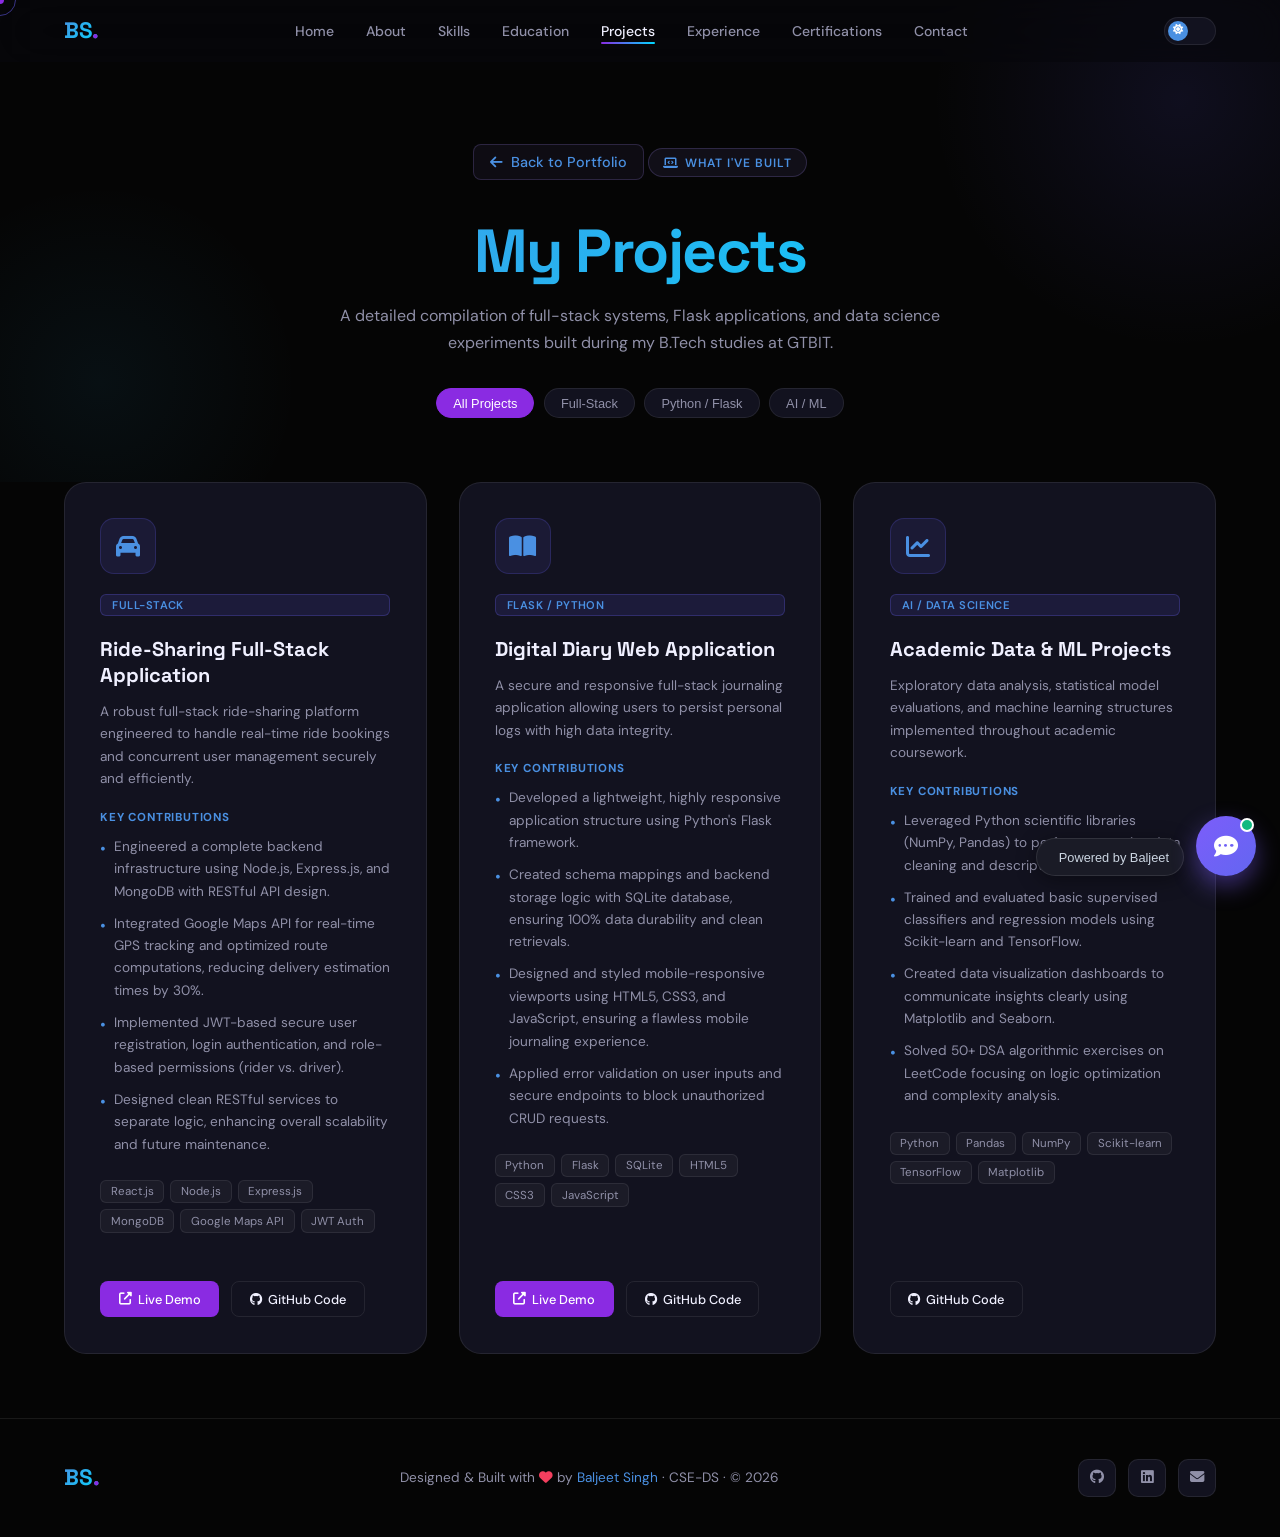
<file: projects.html>
<!DOCTYPE html>
<html lang="en">

<head>
  <meta charset="UTF-8" />
  <meta http-equiv="X-UA-Compatible" content="IE=edge" />
  <meta name="viewport" content="width=device-width, initial-scale=1.0" />
  <meta name="description" content="Baljeet Singh's projects — Full-Stack, Flask, and AI/ML projects built during B.Tech CSE-DS." />
  <title>Projects | Baljeet Singh</title>

  <!-- Google Fonts -->
  <link href="https://fonts.googleapis.com/css2?family=Space+Grotesk:wght@400;500;600;700;800&family=DM+Sans:wght@300;400;500&display=swap" rel="stylesheet" />
  <!-- Font Awesome -->
  <link rel="stylesheet" href="https://cdnjs.cloudflare.com/ajax/libs/font-awesome/6.5.0/css/all.min.css" />
  <!-- Main CSS -->
  <link rel="stylesheet" href="css/style.css" />
  <link rel="stylesheet" href="css/projects.css" />
  <link rel="stylesheet" href="css/chat.css" />
</head>

<body>

  <!-- ==================== SCROLL PROGRESS ==================== -->
  <div class="progress-container">
    <div class="progress-bar" id="progressBar"></div>
  </div>

  <!-- ==================== CURSOR ==================== -->
  <div class="custom-cursor" id="cursor"></div>
  <div class="cursor-follower" id="cursorFollower"></div>

  <!-- ==================== HEADER / NAV ==================== -->
  <header id="header">
    <a href="index.html" class="logo">
      <span class="logo-text">BS<span class="logo-dot">.</span></span>
    </a>

    <div class="menu-toggle" id="menuToggle">
      <span></span>
      <span></span>
      <span></span>
    </div>

    <nav class="navbar" id="navbar">
      <ul>
        <li><a class="nav-link" href="index.html#home">Home</a></li>
        <li><a class="nav-link" href="index.html#about">About</a></li>
        <li><a class="nav-link" href="index.html#skills">Skills</a></li>
        <li><a class="nav-link" href="index.html#education">Education</a></li>
        <li><a class="nav-link active" href="projects.html">Projects</a></li>
        <li><a class="nav-link" href="index.html#experience">Experience</a></li>
        <li><a class="nav-link" href="index.html#certifications">Certifications</a></li>
        <li><a class="nav-link" href="index.html#contact">Contact</a></li>
      </ul>
    </nav>

    <div class="header-actions">
      <label class="theme-switch" id="themeToggle" title="Toggle theme">
        <input type="checkbox" id="darkmode-toggle" />
        <div class="track">
          <div class="thumb">
            <i class="fas fa-sun sun-icon"></i>
            <i class="fas fa-moon moon-icon"></i>
          </div>
        </div>
      </label>
    </div>
  </header>

  <!-- ==================== PROJECTS HERO ==================== -->
  <section class="projects-hero">
    <a href="index.html" class="back-btn"><i class="fas fa-arrow-left"></i> Back to Portfolio</a>
    <div class="section-label"><i class="fas fa-laptop-code"></i> What I've Built</div>
    <h1>My Projects</h1>
    <p>A detailed compilation of full-stack systems, Flask applications, and data science experiments built during my B.Tech studies at GTBIT.</p>

    <div class="filter-chips">
      <button class="filter-chip active" data-filter="all" id="chip-all">All Projects</button>
      <button class="filter-chip" data-filter="full-stack" id="chip-fullstack">Full-Stack</button>
      <button class="filter-chip" data-filter="python" id="chip-python">Python / Flask</button>
      <button class="filter-chip" data-filter="ai" id="chip-ai">AI / ML</button>
    </div>
  </section>

  <!-- ==================== ALL PROJECTS GRID ==================== -->
  <div class="all-projects-grid">

    <!-- PROJECT 1 -->
    <div class="project-detail-card reveal" data-category="full-stack">
      <div class="project-card-top">
        <div class="project-big-icon"><i class="fas fa-car"></i></div>
      </div>
      <div class="project-tag">FULL-STACK</div>
      <h2 class="project-title" style="font-size: 1.25rem; margin-top: 0.5rem; margin-bottom: 0.8rem;">Ride-Sharing Full-Stack Application</h2>
      <p class="project-desc" style="margin-bottom: 1.2rem;">A robust full-stack ride-sharing platform engineered to handle real-time ride bookings and concurrent user management securely and efficiently.</p>

      <div class="project-contributions">
        <h3>Key Contributions</h3>
        <ul>
          <li><span class="bullet">•</span><span>Engineered a complete backend infrastructure using Node.js, Express.js, and MongoDB with RESTful API design.</span></li>
          <li><span class="bullet">•</span><span>Integrated Google Maps API for real-time GPS tracking and optimized route computations, reducing delivery estimation times by 30%.</span></li>
          <li><span class="bullet">•</span><span>Implemented JWT-based secure user registration, login authentication, and role-based permissions (rider vs. driver).</span></li>
          <li><span class="bullet">•</span><span>Designed clean RESTful services to separate logic, enhancing overall scalability and future maintenance.</span></li>
        </ul>
      </div>

      <div class="project-tech" style="margin-bottom: 1.5rem;">
        <span class="tech-pill">React.js</span>
        <span class="tech-pill">Node.js</span>
        <span class="tech-pill">Express.js</span>
        <span class="tech-pill">MongoDB</span>
        <span class="tech-pill">Google Maps API</span>
        <span class="tech-pill">JWT Auth</span>
      </div>

      <div class="project-actions-footer">
        <a href="https://b-ramgharia.github.io/ride-sharing/" class="project-link-btn" target="_blank" rel="noopener"><i class="fas fa-external-link-alt"></i> Live Demo</a>
        <a href="https://github.com/B-ramgharia/ride-sharing" class="project-link-btn secondary" target="_blank" rel="noopener"><i class="fab fa-github"></i> GitHub Code</a>
      </div>
    </div>

    <!-- PROJECT 2 -->
    <div class="project-detail-card reveal" data-category="python">
      <div class="project-card-top">
        <div class="project-big-icon"><i class="fas fa-book-open"></i></div>
      </div>
      <div class="project-tag">FLASK / PYTHON</div>
      <h2 class="project-title" style="font-size: 1.25rem; margin-top: 0.5rem; margin-bottom: 0.8rem;">Digital Diary Web Application</h2>
      <p class="project-desc" style="margin-bottom: 1.2rem;">A secure and responsive full-stack journaling application allowing users to persist personal logs with high data integrity.</p>

      <div class="project-contributions">
        <h3>Key Contributions</h3>
        <ul>
          <li><span class="bullet">•</span><span>Developed a lightweight, highly responsive application structure using Python's Flask framework.</span></li>
          <li><span class="bullet">•</span><span>Created schema mappings and backend storage logic with SQLite database, ensuring 100% data durability and clean retrievals.</span></li>
          <li><span class="bullet">•</span><span>Designed and styled mobile-responsive viewports using HTML5, CSS3, and JavaScript, ensuring a flawless mobile journaling experience.</span></li>
          <li><span class="bullet">•</span><span>Applied error validation on user inputs and secure endpoints to block unauthorized CRUD requests.</span></li>
        </ul>
      </div>

      <div class="project-tech" style="margin-bottom: 1.5rem;">
        <span class="tech-pill">Python</span>
        <span class="tech-pill">Flask</span>
        <span class="tech-pill">SQLite</span>
        <span class="tech-pill">HTML5</span>
        <span class="tech-pill">CSS3</span>
        <span class="tech-pill">JavaScript</span>
      </div>

      <div class="project-actions-footer">
        <a href="https://diary1-fcr9.onrender.com" class="project-link-btn" target="_blank" rel="noopener"><i class="fas fa-external-link-alt"></i> Live Demo</a>
        <a href="https://github.com/B-ramgharia/Diary" class="project-link-btn secondary" target="_blank" rel="noopener"><i class="fab fa-github"></i> GitHub Code</a>
      </div>
    </div>

    <!-- PROJECT 3 -->
    <div class="project-detail-card reveal" data-category="ai">
      <div class="project-card-top">
        <div class="project-big-icon"><i class="fas fa-chart-line"></i></div>
      </div>
      <div class="project-tag">AI / DATA SCIENCE</div>
      <h2 class="project-title" style="font-size: 1.25rem; margin-top: 0.5rem; margin-bottom: 0.8rem;">Academic Data & ML Projects</h2>
      <p class="project-desc" style="margin-bottom: 1.2rem;">Exploratory data analysis, statistical model evaluations, and machine learning structures implemented throughout academic coursework.</p>

      <div class="project-contributions">
        <h3>Key Contributions</h3>
        <ul>
          <li><span class="bullet">•</span><span>Leveraged Python scientific libraries (NumPy, Pandas) to perform extensive data cleaning and descriptive statistical tests.</span></li>
          <li><span class="bullet">•</span><span>Trained and evaluated basic supervised classifiers and regression models using Scikit-learn and TensorFlow.</span></li>
          <li><span class="bullet">•</span><span>Created data visualization dashboards to communicate insights clearly using Matplotlib and Seaborn.</span></li>
          <li><span class="bullet">•</span><span>Solved 50+ DSA algorithmic exercises on LeetCode focusing on logic optimization and complexity analysis.</span></li>
        </ul>
      </div>

      <div class="project-tech" style="margin-bottom: 1.5rem;">
        <span class="tech-pill">Python</span>
        <span class="tech-pill">Pandas</span>
        <span class="tech-pill">NumPy</span>
        <span class="tech-pill">Scikit-learn</span>
        <span class="tech-pill">TensorFlow</span>
        <span class="tech-pill">Matplotlib</span>
      </div>

      <div class="project-actions-footer">
        <a href="https://github.com/B-ramgharia?tab=repositories" class="project-link-btn secondary" style="margin-left: 0;" target="_blank" rel="noopener"><i class="fab fa-github"></i> GitHub Code</a>
      </div>
    </div>

  </div>

  <!-- ==================== FOOTER ==================== -->
  <footer>
    <div class="footer-inner">
      <div class="footer-logo">BS<span class="logo-dot">.</span></div>
      <p>Designed & Built with <i class="fas fa-heart" style="color:#f43f5e;"></i> by <span>Baljeet Singh</span> · CSE-DS · © 2026</p>
      <div class="footer-socials">
        <a href="https://github.com/B-ramgharia" target="_blank" rel="noopener" aria-label="GitHub"><i class="fab fa-github"></i></a>
        <a href="https://www.linkedin.com/in/baljeet-singh-8613b7317/" target="_blank" rel="noopener" aria-label="LinkedIn"><i class="fab fa-linkedin"></i></a>
        <a href="mailto:baljeet.rathor2005@gmail.com" aria-label="Email"><i class="fas fa-envelope"></i></a>
      </div>
    </div>
  </footer>

  <!-- ==================== PROJECTS JS ==================== -->
  <script src="js/projects.js"></script>

  <!-- ==================== BALJEET SINGH LIVE SUPPORT CHAT ==================== -->
  <script src="js/chat.js"></script>
</body>

</html>
</file>
<file: css/style.css>
/* ============================================================
   BALJEET SINGH — PORTFOLIO CSS
   Premium dark-mode portfolio with light mode toggle,
   particles hero, typing effect, tech ticker, timeline,
   scroll reveal, and glassmorphism cards.
   ============================================================ */

/* -------------------- CSS RESET -------------------- */
*,
*::before,
*::after {
  box-sizing: border-box;
  margin: 0;
  padding: 0;
}

/* -------------------- CSS VARIABLES (DARK) -------------------- */
/* Colors inspired by reference site: abinash sharma portfolio */
:root {
  /* Backgrounds — deep space dark like reference */
  --bg: #050505;
  --bg2: #0a0a15;
  --bg3: #0e0e1e;
  --card: #12121f;
  --card-hover: #17172a;
  --border: rgba(255, 255, 255, 0.08);
  --border-hover: rgba(138, 43, 226, 0.5);

  /* Primary accent — reference site's purple #8a2be2 */
  --accent: #8a2be2;
  /* Secondary — reference blue #2b3dda / #4a90e2 */
  --accent2: #4a90e2;
  /* Tertiary — cyan glow like reference */
  --accent3: #00d9ff;
  /* Gradient — reference exact gradient */
  --accent-gradient: linear-gradient(90deg, #8a2be2, #4a90e2);
  --accent-glow: rgba(138, 43, 226, 0.35);

  /* Text */
  --text: #f0f0ff;
  --text2: #c4c4e0;
  --muted: #9090a8;

  /* Status colors */
  --green: #4ade80;
  --red: #ef4444;
  --orange: #ff6600;
  --yellow: #ffd700;

  /* Fonts */
  --font-heading: 'Space Grotesk', sans-serif;
  --font-body: 'DM Sans', sans-serif;
  --font-display: 'Playfair Display', serif;

  /* Misc */
  --radius: 16px;
  --radius-sm: 10px;
  --shadow: 0 8px 32px rgba(0, 0, 0, 0.6);
  --shadow-glow: 0 0 40px rgba(138, 43, 226, 0.3);
  --transition: all 0.3s cubic-bezier(0.4, 0, 0.2, 1);
}

/* -------------------- LIGHT MODE OVERRIDE -------------------- */
[data-theme="light"] {
  --bg: #f7f7f7;
  --bg2: #eeeefc;
  --bg3: #e5e5f7;
  --card: #ffffff;
  --card-hover: #f2f0ff;
  --border: rgba(0, 0, 0, 0.09);
  --border-hover: rgba(138, 43, 226, 0.4);
  --text: #0e2431;
  --text2: #2a2a4a;
  --muted: #606080;
  --shadow: 0 8px 32px rgba(0, 0, 0, 0.12);
}

/* -------------------- BASE -------------------- */
html {
  scroll-behavior: smooth;
}

body {
  font-family: var(--font-body);
  background: var(--bg);
  color: var(--text);
  min-height: 100vh;
  overflow-x: hidden;
  transition: background 0.4s ease, color 0.4s ease;
}

a {
  text-decoration: none;
  color: inherit;
}

ul {
  list-style: none;
}

img {
  max-width: 100%;
}

/* -------------------- SCROLL PROGRESS -------------------- */
.progress-container {
  position: fixed;
  top: 0;
  left: 0;
  right: 0;
  height: 3px;
  z-index: 9999;
  background: transparent;
}

.progress-bar {
  height: 100%;
  width: 0;
  background: linear-gradient(90deg, var(--accent), var(--accent3));
  transition: width 0.1s ease;
}

/* -------------------- LOADER (GOKU SSJ TRANSFORMATION) -------------------- */
.loader {
  position: fixed;
  inset: 0;
  background: #020208;
  display: flex;
  align-items: center;
  justify-content: center;
  z-index: 99999;
  overflow: hidden;
  transition: opacity 1s ease, visibility 1s ease;
}

.loader.hidden {
  opacity: 0;
  visibility: hidden;
}

/* === CINEMATIC WHITE FLASH on exit === */
.loader::after {
  content: '';
  position: absolute;
  inset: 0;
  background: #fff;
  opacity: 0;
  pointer-events: none;
  z-index: 100;
  animation: exitFlash 1s ease 3.2s forwards;
}

@keyframes exitFlash {
  0% { opacity: 0; }
  40% { opacity: 1; }
  100% { opacity: 0; }
}

/* === SCREEN SHAKE === */
@keyframes screenShake {
  0%, 100% { transform: translate(0, 0) rotate(0deg); }
  10% { transform: translate(-4px, -2px) rotate(-0.3deg); }
  20% { transform: translate(4px, 3px) rotate(0.2deg); }
  30% { transform: translate(-3px, 2px) rotate(-0.2deg); }
  40% { transform: translate(3px, -3px) rotate(0.3deg); }
  50% { transform: translate(-2px, 2px) rotate(-0.1deg); }
  60% { transform: translate(5px, -1px) rotate(0.2deg); }
  70% { transform: translate(-4px, 3px) rotate(-0.3deg); }
  80% { transform: translate(3px, 2px) rotate(0.1deg); }
  90% { transform: translate(-2px, -3px) rotate(-0.2deg); }
}

/* ---- Stars ---- */
.goku-scene {
  position: relative;
  width: 100vw;
  height: 100vh;
  display: flex;
  align-items: center;
  justify-content: center;
  overflow: hidden;
  animation: screenShake 0.08s linear 1.8s 18 both;
}

.stars, .stars2 {
  position: absolute;
  inset: 0;
  pointer-events: none;
  background-image:
    radial-gradient(1.5px 1.5px at 10% 12%, rgba(255,255,255,0.9) 0%, transparent 100%),
    radial-gradient(1px 1px at 25% 60%, rgba(255,255,255,0.7) 0%, transparent 100%),
    radial-gradient(2px 2px at 40% 20%, rgba(255,255,255,0.8) 0%, transparent 100%),
    radial-gradient(1.5px 1.5px at 55% 80%, rgba(255,255,255,0.9) 0%, transparent 100%),
    radial-gradient(1px 1px at 70% 35%, rgba(255,255,255,0.6) 0%, transparent 100%),
    radial-gradient(2px 2px at 85% 15%, rgba(255,255,255,0.8) 0%, transparent 100%),
    radial-gradient(1px 1px at 90% 70%, rgba(255,255,255,0.7) 0%, transparent 100%),
    radial-gradient(1.5px 1.5px at 15% 85%, rgba(255,255,255,0.9) 0%, transparent 100%),
    radial-gradient(1px 1px at 60% 50%, rgba(255,255,255,0.6) 0%, transparent 100%),
    radial-gradient(2px 2px at 35% 45%, rgba(255,255,255,0.7) 0%, transparent 100%),
    radial-gradient(1px 1px at 78% 55%, rgba(255,255,255,0.8) 0%, transparent 100%),
    radial-gradient(1.5px 1.5px at 5% 40%, rgba(255,255,255,0.9) 0%, transparent 100%),
    radial-gradient(1px 1px at 92% 88%, rgba(255,255,255,0.6) 0%, transparent 100%),
    radial-gradient(2px 2px at 48% 72%, rgba(255,255,255,0.8) 0%, transparent 100%),
    radial-gradient(1px 1px at 20% 30%, rgba(255,255,255,0.7) 0%, transparent 100%);
  animation: starsTwinkle 3s ease-in-out infinite alternate;
}

.stars2 {
  background-image:
    radial-gradient(1px 1px at 30% 5%, rgba(200,200,255,0.8) 0%, transparent 100%),
    radial-gradient(1.5px 1.5px at 65% 90%, rgba(200,200,255,0.9) 0%, transparent 100%),
    radial-gradient(1px 1px at 80% 40%, rgba(200,200,255,0.7) 0%, transparent 100%),
    radial-gradient(2px 2px at 18% 65%, rgba(255,215,0,0.5) 0%, transparent 100%),
    radial-gradient(1px 1px at 72% 20%, rgba(138,43,226,0.6) 0%, transparent 100%),
    radial-gradient(1.5px 1.5px at 45% 95%, rgba(74,144,226,0.5) 0%, transparent 100%),
    radial-gradient(1px 1px at 8% 90%, rgba(200,200,255,0.8) 0%, transparent 100%),
    radial-gradient(2px 2px at 95% 30%, rgba(200,200,255,0.7) 0%, transparent 100%);
  animation: starsTwinkle 3s 1.5s ease-in-out infinite alternate;
}

/* Stars sucked inward during power-up */
@keyframes starsTwinkle {
  0% { opacity: 0.5; transform: scale(1); }
  50% { opacity: 0.9; }
  100% { opacity: 1; transform: scale(1.04); }
}

/* ---- KI CHARGE POWER BAR ---- */
.ki-bar-wrap {
  position: absolute;
  bottom: 5%;
  left: 50%;
  transform: translateX(-50%);
  width: 260px;
  z-index: 30;
  display: flex;
  flex-direction: column;
  align-items: center;
  gap: 6px;
}

.ki-bar-label {
  font-family: 'Space Grotesk', sans-serif;
  font-size: 0.6rem;
  letter-spacing: 0.35em;
  color: rgba(255,215,0,0.7);
  text-transform: uppercase;
}

.ki-bar-track {
  width: 100%;
  height: 6px;
  background: rgba(255,255,255,0.08);
  border-radius: 99px;
  overflow: hidden;
  border: 1px solid rgba(255,215,0,0.15);
  box-shadow: 0 0 12px rgba(255,215,0,0.1);
}

.ki-bar-fill {
  height: 100%;
  width: 0%;
  border-radius: 99px;
  background: linear-gradient(90deg, #ff6600, #ffd700, #ffffff);
  box-shadow: 0 0 10px #ffd700, 0 0 20px rgba(255,165,0,0.5);
  animation: kiCharge 3s cubic-bezier(0.1, 0, 0.5, 1) 0.3s forwards;
}

@keyframes kiCharge {
  0%   { width: 0%; filter: brightness(1); }
  40%  { width: 55%; }
  70%  { width: 80%; filter: brightness(1.3); }
  85%  { width: 92%; }
  95%  { width: 100%; filter: brightness(2) blur(1px); box-shadow: 0 0 30px #fff, 0 0 60px #ffd700; }
  100% { width: 100%; filter: brightness(2.5) blur(2px); opacity: 0; }
}

/* ---- AURA TENDRILS ---- */
.tendril {
  position: absolute;
  bottom: 40%;
  left: 50%;
  width: 3px;
  border-radius: 99px;
  transform-origin: bottom center;
  pointer-events: none;
  background: linear-gradient(to top, rgba(255,215,0,0.9), rgba(255,255,255,0.2), transparent);
  filter: blur(1px);
  animation: tendrilWave var(--td, 0.7s) ease-in-out infinite alternate, tendrilGrow 0.5s ease-out var(--tstart, 0s) both;
}
.t1  { height: 110px; --td: 0.6s; --tstart: 0.4s; transform: translateX(-50%) rotate(-30deg); opacity: 0.85; }
.t2  { height: 90px;  --td: 0.7s; --tstart: 0.5s; transform: translateX(-50%) rotate(-15deg); opacity: 0.9; }
.t3  { height: 130px; --td: 0.55s; --tstart: 0.45s; transform: translateX(-50%) rotate(0deg); opacity: 1; }
.t4  { height: 95px;  --td: 0.65s; --tstart: 0.55s; transform: translateX(-50%) rotate(15deg); opacity: 0.9; }
.t5  { height: 115px; --td: 0.75s; --tstart: 0.35s; transform: translateX(-50%) rotate(30deg); opacity: 0.85; }
.t6  { height: 75px;  --td: 0.6s;  --tstart: 0.6s;  transform: translateX(-50%) rotate(-45deg); opacity: 0.7; }
.t7  { height: 85px;  --td: 0.8s;  --tstart: 0.5s;  transform: translateX(-50%) rotate(45deg); opacity: 0.7; }
.t8  { height: 60px;  --td: 0.7s;  --tstart: 0.65s; transform: translateX(-50%) rotate(-60deg); opacity: 0.55; }
.t9  { height: 70px;  --td: 0.65s; --tstart: 0.55s; transform: translateX(-50%) rotate(60deg); opacity: 0.55; }
.t10 { height: 100px; --td: 0.72s; --tstart: 0.4s;  transform: translateX(-50%) rotate(-22deg); opacity: 0.8; width: 2px; }

@keyframes tendrilWave {
  from { filter: blur(1px) brightness(1); transform-origin: bottom center; }
  to   { filter: blur(2px) brightness(1.5); transform-origin: bottom center; }
}
@keyframes tendrilGrow {
  from { opacity: 0; transform: translateX(-50%) rotate(var(--rot, 0deg)) scaleY(0); }
  to   { opacity: 1; }
}

/* ---- Ground shockwave rings ---- */
.ground-ring {
  position: absolute;
  bottom: 15%;
  left: 50%;
  transform: translateX(-50%) scaleY(0.18);
  width: 300px;
  height: 300px;
  border-radius: 50%;
  border: 3px solid rgba(255, 215, 0, 0.7);
  box-shadow: 0 0 20px rgba(255,215,0,0.4), inset 0 0 15px rgba(255,215,0,0.1);
  animation: groundPulse 1s ease-out infinite;
  pointer-events: none;
}

.ground-ring-2 {
  animation-delay: 0.5s;
  border-color: rgba(138, 43, 226, 0.5);
  box-shadow: 0 0 16px rgba(138,43,226,0.3);
}

.ground-ring-3 {
  animation-delay: 0.25s;
  border-color: rgba(255,255,255,0.25);
  border-width: 1px;
  box-shadow: none;
}

@keyframes groundPulse {
  0%   { width: 20px; height: 20px; opacity: 1; border-width: 3px; }
  50%  { opacity: 0.7; }
  100% { width: 600px; height: 600px; opacity: 0; border-width: 1px; }
}

/* ---- SSJ Aura ---- */
.aura {
  position: absolute;
  left: 50%;
  top: 50%;
  transform: translate(-50%, -40%);
  border-radius: 55% 55% 35% 35%;
  pointer-events: none;
}

.aura-outer {
  width: 380px;
  height: 500px;
  background: radial-gradient(ellipse at 50% 70%, rgba(255, 215, 0, 0.04) 0%, rgba(255, 180, 0, 0.14) 45%, rgba(138,43,226,0.06) 65%, transparent 80%);
  filter: blur(32px);
  animation: auraPulse 1s ease-in-out infinite alternate, auraFlicker 0.18s linear infinite, auraGrow 2s ease-out 1.5s both;
}

.aura-mid {
  width: 220px;
  height: 340px;
  background: radial-gradient(ellipse at 50% 65%, rgba(255, 240, 100, 0.15) 0%, rgba(255, 215, 0, 0.35) 40%, rgba(255, 140, 0, 0.2) 65%, transparent 80%);
  filter: blur(14px);
  animation: auraPulse 0.65s ease-in-out infinite alternate, auraFlicker 0.13s linear infinite, auraGrow 1.8s ease-out 1.2s both;
  animation-delay: 0.08s, 0s, 1.2s;
}

.aura-inner {
  width: 110px;
  height: 200px;
  background: radial-gradient(ellipse at 50% 60%,
    rgba(255, 255, 255, 0.85) 0%,
    rgba(255, 240, 80, 0.95) 25%,
    rgba(255, 200, 0, 0.7) 55%,
    rgba(255, 120, 0, 0.3) 75%,
    transparent 100%);
  filter: blur(5px);
  animation: auraPulse 0.38s ease-in-out infinite alternate, auraFlicker 0.1s linear infinite, auraGrow 1.4s ease-out 0.8s both;
  animation-delay: 0.04s, 0s, 0.8s;
}

@keyframes auraPulse {
  from { transform: translate(-50%, -40%) scaleY(0.9) scaleX(0.93); opacity: 0.82; }
  to   { transform: translate(-50%, -43%) scaleY(1.08) scaleX(1.07); opacity: 1; }
}

@keyframes auraGrow {
  from { opacity: 0; transform: translate(-50%, -40%) scaleY(0.3) scaleX(0.5); }
  to   { opacity: 1; }
}

@keyframes auraFlicker {
  0%   { filter: blur(14px) brightness(1); }
  15%  { filter: blur(10px) brightness(1.25); }
  30%  { filter: blur(18px) brightness(0.88); }
  45%  { filter: blur(8px)  brightness(1.35); }
  60%  { filter: blur(20px) brightness(0.92); }
  75%  { filter: blur(11px) brightness(1.28); }
  90%  { filter: blur(16px) brightness(0.95); }
  100% { filter: blur(14px) brightness(1); }
}

/* ---- Lightning bolts ---- */
.lightning {
  position: absolute;
  pointer-events: none;
  width: 3px;
  border-radius: 2px;
  background: linear-gradient(to bottom, #ffffff 0%, #00e5ff 40%, rgba(138,43,226,0.6) 80%, transparent 100%);
  animation: lightningFlash var(--lf-dur, 0.28s) ease-in-out infinite;
  box-shadow: 0 0 10px #00e5ff, 0 0 22px #8a2be2, 0 0 40px rgba(138,43,226,0.3);
}

/* Jagged lightning effect via clip-path */
.l1  { height: 130px; top: 18%; left: 28%; transform: rotate(-22deg); --lf-dur: 0.26s; animation-delay: 0s; clip-path: polygon(40% 0, 60% 0, 70% 30%, 90% 30%, 50% 60%, 70% 60%, 30% 100%, 50% 65%, 20% 65%, 55% 35%, 35% 35%); width: 12px; }
.l2  { height: 90px;  top: 12%; left: 67%; transform: rotate(28deg);  --lf-dur: 0.31s; animation-delay: 0.06s; clip-path: polygon(40% 0, 60% 0, 70% 30%, 90% 30%, 50% 60%, 70% 60%, 30% 100%, 50% 65%, 20% 65%, 55% 35%, 35% 35%); width: 10px; }
.l3  { height: 115px; top: 33%; left: 18%; transform: rotate(-38deg); --lf-dur: 0.22s; animation-delay: 0.11s; clip-path: polygon(40% 0, 60% 0, 70% 30%, 90% 30%, 50% 60%, 70% 60%, 30% 100%, 50% 65%, 20% 65%, 55% 35%, 35% 35%); width: 9px; }
.l4  { height: 95px;  top: 22%; left: 77%; transform: rotate(18deg);  --lf-dur: 0.29s; animation-delay: 0.17s; clip-path: polygon(40% 0, 60% 0, 70% 30%, 90% 30%, 50% 60%, 70% 60%, 30% 100%, 50% 65%, 20% 65%, 55% 35%, 35% 35%); width: 8px; }
.l5  { height: 75px;  top: 48%; left: 13%; transform: rotate(-55deg); --lf-dur: 0.24s; animation-delay: 0.09s; clip-path: polygon(40% 0, 60% 0, 70% 30%, 90% 30%, 50% 60%, 70% 60%, 30% 100%, 50% 65%, 20% 65%, 55% 35%, 35% 35%); width: 8px; }
.l6  { height: 120px; top: 15%; left: 52%; transform: rotate(33deg);  --lf-dur: 0.27s; animation-delay: 0.21s; clip-path: polygon(40% 0, 60% 0, 70% 30%, 90% 30%, 50% 60%, 70% 60%, 30% 100%, 50% 65%, 20% 65%, 55% 35%, 35% 35%); width: 11px; }
/* Extra thin arc bolts */
.l7  { height: 60px; top: 58%; left: 82%; transform: rotate(-12deg); --lf-dur: 0.35s; animation-delay: 0.04s; width: 2px; opacity: 0.7; }
.l8  { height: 50px; top: 62%; left: 10%; transform: rotate(20deg);  --lf-dur: 0.32s; animation-delay: 0.14s; width: 2px; opacity: 0.6; }

@keyframes lightningFlash {
  0%        { opacity: 0;   transform: scaleY(0.6); }
  8%, 14%   { opacity: 1;   transform: scaleY(1); }
  11%       { opacity: 0.2; }
  22%, 38%  { opacity: 0;   }
  28%, 34%  { opacity: 0.9; }
  31%       { opacity: 0.15; }
  48%, 80%  { opacity: 0;   }
  55%, 72%  { opacity: 0.75; }
  63%       { opacity: 0.1; }
  90%       { opacity: 0;   }
  95%, 99%  { opacity: 0.85; }
  97%       { opacity: 0.2; }
  100%      { opacity: 0;   }
}

/* ---- Goku Body ---- */
.goku-body {
  position: relative;
  z-index: 10;
  animation:
    gokuPower 0.45s ease-in-out infinite alternate,
    gokuFloat 1.8s ease-in-out infinite,
    gokuPowerUp 3.5s ease-out 0s both;
  filter: drop-shadow(0 0 20px rgba(255, 215, 0, 0.5)) drop-shadow(0 0 40px rgba(138, 43, 226, 0.3));
}

.goku-svg {
  width: 200px;
  height: 340px;
  filter: drop-shadow(0 0 12px rgba(255, 215, 0, 0.7));
}

@keyframes gokuPower {
  from {
    filter:
      drop-shadow(0 0 14px rgba(255, 215, 0, 0.6))
      drop-shadow(0 0 35px rgba(138, 43, 226, 0.25));
  }
  to {
    filter:
      drop-shadow(0 0 28px rgba(255, 215, 0, 1))
      drop-shadow(0 0 55px rgba(138, 43, 226, 0.6))
      drop-shadow(0 0 90px rgba(74, 144, 226, 0.35))
      drop-shadow(0 0 120px rgba(255,255,255,0.15));
  }
}

@keyframes gokuFloat {
  0%, 100% { transform: translateY(0) scaleX(1); }
  25% { transform: translateY(-8px) scaleX(0.97); }
  50% { transform: translateY(-15px) scaleX(1); }
  75% { transform: translateY(-8px) scaleX(1.02); }
}

/* Phased power-up: crouch → rise → full SSJ */ 
@keyframes gokuPowerUp {
  0%   { transform: translateY(10px) scale(0.95); opacity: 0.6; }
  20%  { transform: translateY(5px) scale(0.97); }
  40%  { transform: translateY(0) scale(1); opacity: 1; }
  70%  { transform: translateY(-5px) scale(1.02); }
  85%  { transform: translateY(2px) scale(1.01); }
  100% { transform: translateY(0) scale(1); }
}

/* SSJ hair glow overlay */
.hair-glow {
  position: absolute;
  top: -10px;
  left: 50%;
  transform: translateX(-50%);
  width: 150px;
  height: 120px;
  background: radial-gradient(ellipse at 50% 60%,
    rgba(255,255,200,0.9) 0%,
    rgba(255,215,0,0.7) 30%,
    rgba(255,200,0,0.35) 55%,
    transparent 80%);
  filter: blur(12px);
  animation: hairGlow 0.38s ease-in-out infinite alternate;
  pointer-events: none;
  z-index: 11;
}

@keyframes hairGlow {
  from { opacity: 0.75; transform: translateX(-50%) scale(0.93) scaleY(0.9); filter: blur(10px) brightness(1.1); }
  to   { opacity: 1;    transform: translateX(-50%) scale(1.15) scaleY(1.15); filter: blur(14px) brightness(1.5); }
}

/* ---- Hair spike animation ---- */
.hair-spike {
  animation: hairSpike 0.28s ease-in-out infinite alternate;
  transform-origin: bottom center;
}

@keyframes hairSpike {
  from { filter: drop-shadow(0 -4px 6px rgba(255,215,0,0.6)); }
  to   { filter: drop-shadow(0 -10px 14px rgba(255,255,180,1)) drop-shadow(0 -2px 4px rgba(255,255,255,0.8)); }
}

/* ---- Energy ball ---- */
.energy-ball {
  animation: energyBall 0.45s ease-in-out infinite alternate;
  transform-origin: center;
}

@keyframes energyBall {
  from { filter: drop-shadow(0 0 6px #00ffff); opacity: 0.8; }
  to   { filter: drop-shadow(0 0 20px #00ffff) drop-shadow(0 0 35px #8a2be2) drop-shadow(0 0 50px rgba(74,144,226,0.5)); opacity: 1; }
}

/* ---- Energy particles ---- */
.ep {
  position: absolute;
  border-radius: 50%;
  pointer-events: none;
  animation: epFloat var(--dur, 2s) ease-in-out infinite var(--ep-delay, 0s);
}

/* Larger, more dramatic particles with orbital paths */
.ep1  { width: 9px;  height: 9px;  background: #ffd700; top: 32%; left: 42%; --dur: 1.7s; --ep-delay: -0.2s;  box-shadow: 0 0 14px #ffd700, 0 0 28px rgba(255,215,0,0.4); }
.ep2  { width: 5px;  height: 5px;  background: #c060ff; top: 24%; left: 62%; --dur: 2.1s; --ep-delay: -0.5s;  box-shadow: 0 0 10px #8a2be2; }
.ep3  { width: 7px;  height: 7px;  background: #00d9ff; top: 52%; left: 26%; --dur: 1.4s; --ep-delay: -1.0s;  box-shadow: 0 0 12px #00d9ff, 0 0 24px rgba(0,217,255,0.3); }
.ep4  { width: 11px; height: 11px; background: #ffec80; top: 38%; left: 74%; --dur: 1.9s; --ep-delay: -0.3s;  box-shadow: 0 0 18px #ffd700, 0 0 36px rgba(255,215,0,0.5); }
.ep5  { width: 4px;  height: 4px;  background: #ff6b00; top: 62%; left: 37%; --dur: 1.6s; --ep-delay: -0.8s;  box-shadow: 0 0 10px #ff6600; }
.ep6  { width: 8px;  height: 8px;  background: #9b59ff; top: 18%; left: 52%; --dur: 2.3s; --ep-delay: -0.2s;  box-shadow: 0 0 12px #8a2be2; }
.ep7  { width: 5px;  height: 5px;  background: #ffd700; top: 57%; left: 67%; --dur: 1.8s; --ep-delay: -1.2s;  box-shadow: 0 0 10px #ffd700; }
.ep8  { width: 10px; height: 10px; background: #4a90e2; top: 33%; left: 20%; --dur: 2.0s; --ep-delay: -0.6s;  box-shadow: 0 0 14px #4a90e2, 0 0 28px rgba(74,144,226,0.3); }
/* Extra particles for density */
.ep9  { width: 3px;  height: 3px;  background: #ffffff; top: 45%; left: 80%; --dur: 1.3s; --ep-delay: -0.4s;  box-shadow: 0 0 8px #fff; }
.ep10 { width: 6px;  height: 6px;  background: #ff9500; top: 28%; left: 35%; --dur: 2.4s; --ep-delay: -0.9s;  box-shadow: 0 0 10px #ff9500; }
.ep11 { width: 4px;  height: 4px;  background: #00e5ff; top: 68%; left: 58%; --dur: 1.5s; --ep-delay: -0.7s;  box-shadow: 0 0 8px #00e5ff; }
.ep12 { width: 7px;  height: 7px;  background: #ffd700; top: 22%; left: 44%; --dur: 1.9s; --ep-delay: -1.4s;  box-shadow: 0 0 12px #ffd700; }

@keyframes epFloat {
  0%   { transform: translateY(0) rotate(0deg) scale(1);      opacity: 1; }
  30%  { transform: translateY(-40px) rotate(120deg) translateX(15px) scale(0.8); opacity: 0.8; }
  60%  { transform: translateY(-90px) rotate(240deg) translateX(-20px) scale(0.6); opacity: 0.4; }
  100% { transform: translateY(-150px) rotate(380deg) translateX(8px) scale(0.2); opacity: 0; }
}

/* ---- SSJ Text ---- */
.ssj-text {
  position: absolute;
  bottom: 12%;
  left: 50%;
  transform: translateX(-50%);
  text-align: center;
  z-index: 20;
  display: flex;
  flex-direction: column;
  gap: 5px;
  animation: textPulse 0.9s ease-in-out infinite alternate, textReveal 0.8s cubic-bezier(0.2,0,0,1) 0.6s both;
  white-space: nowrap;
}

.ssj-label {
  font-family: 'Space Grotesk', sans-serif;
  font-size: 0.68rem;
  letter-spacing: 0.5em;
  color: #ffd700;
  text-transform: uppercase;
  text-shadow: 0 0 10px #ffd700, 0 0 20px rgba(255,215,0,0.5), 0 0 40px rgba(255,165,0,0.3);
  animation: labelFlicker 0.25s linear infinite;
}

.ssj-name {
  font-family: 'Space Grotesk', sans-serif;
  font-size: 2.6rem;
  font-weight: 900;
  letter-spacing: 0.12em;
  background: linear-gradient(135deg, #c060ff 0%, #ffd700 45%, #ffffff 55%, #ffd700 65%, #4a90e2 100%);
  -webkit-background-clip: text;
  -webkit-text-fill-color: transparent;
  filter: drop-shadow(0 0 16px rgba(255, 215, 0, 0.7));
  animation: nameGlow 0.6s ease-in-out infinite alternate;
}

.ssj-sub {
  font-family: 'DM Sans', sans-serif;
  font-size: 0.72rem;
  color: rgba(255,255,255,0.45);
  letter-spacing: 0.22em;
  animation: dotdot 1.4s steps(3, end) infinite;
}

@keyframes dotdot {
  0%   { content: 'Loading Portfolio'; }
  33%  { opacity: 0.6; }
  66%  { opacity: 0.4; }
  100% { opacity: 0.7; }
}

@keyframes textReveal {
  from { opacity: 0; transform: translateX(-50%) translateY(20px) scale(0.9); }
  to   { opacity: 1; transform: translateX(-50%) translateY(0) scale(1); }
}

@keyframes textPulse {
  from { filter: drop-shadow(0 0 6px rgba(255,215,0,0.3)); }
  to   { filter: drop-shadow(0 0 20px rgba(255,215,0,0.9)) drop-shadow(0 0 40px rgba(255,165,0,0.4)); }
}

@keyframes labelFlicker {
  0%, 92%, 100% { opacity: 1; }
  94% { opacity: 0.6; }
  96% { opacity: 1; }
  98% { opacity: 0.7; }
}

@keyframes nameGlow {
  from { filter: drop-shadow(0 0 10px rgba(255,215,0,0.5)); }
  to   { filter: drop-shadow(0 0 22px rgba(255,215,0,0.9)) drop-shadow(0 0 45px rgba(138,43,226,0.5)); }
}

/* -------------------- CUSTOM CURSOR -------------------- */
.custom-cursor,
.cursor-follower {
  position: fixed;
  border-radius: 50%;
  pointer-events: none;
  z-index: 9999;
  transform: translate(-50%, -50%);
  transition: transform 0.1s ease, width 0.3s ease, height 0.3s ease, opacity 0.3s ease;
}

.custom-cursor {
  width: 8px;
  height: 8px;
  background: var(--accent);
}

.cursor-follower {
  width: 32px;
  height: 32px;
  border: 1.5px solid rgba(108, 99, 255, 0.5);
  background: transparent;
  transition: left 0.12s ease, top 0.12s ease, width 0.3s ease, height 0.3s ease;
}

.custom-cursor.hover {
  width: 12px;
  height: 12px;
  background: var(--accent3);
}

.cursor-follower.hover {
  width: 50px;
  height: 50px;
  border-color: var(--accent3);
}

@media (max-width: 768px) {
  .custom-cursor, .cursor-follower { display: none; }
}

/* -------------------- HEADER / NAV -------------------- */
header {
  position: fixed;
  top: 0;
  left: 0;
  right: 0;
  z-index: 1000;
  display: flex;
  align-items: center;
  justify-content: space-between;
  padding: 1rem 5%;
  background: rgba(7, 7, 13, 0.6);
  backdrop-filter: blur(24px);
  -webkit-backdrop-filter: blur(24px);
  border-bottom: 1px solid transparent;
  transition: var(--transition);
}

[data-theme="light"] header {
  background: rgba(247, 247, 252, 0.7);
}

header.scrolled {
  background: rgba(7, 7, 13, 0.92);
  border-bottom-color: var(--border);
  box-shadow: 0 4px 30px rgba(0, 0, 0, 0.4);
}

[data-theme="light"] header.scrolled {
  background: rgba(247, 247, 252, 0.95);
  box-shadow: 0 4px 30px rgba(0, 0, 0, 0.1);
}

.logo {
  display: flex;
  align-items: center;
  gap: 0.5rem;
  text-decoration: none;
}

.logo-text {
  font-family: var(--font-heading);
  font-size: 1.4rem;
  font-weight: 800;
  background: linear-gradient(135deg, var(--accent2), var(--accent3));
  -webkit-background-clip: text;
  -webkit-text-fill-color: transparent;
  letter-spacing: -0.5px;
}

.logo-dot {
  color: var(--accent);
  -webkit-text-fill-color: var(--accent);
}

.navbar ul {
  display: flex;
  gap: 2rem;
}

.nav-link {
  color: var(--muted);
  font-size: 0.875rem;
  font-weight: 500;
  transition: color 0.2s;
  position: relative;
  padding-bottom: 2px;
}

.nav-link::after {
  content: '';
  position: absolute;
  bottom: -2px;
  left: 0;
  width: 0;
  height: 2px;
  background: linear-gradient(90deg, var(--accent), var(--accent3));
  border-radius: 99px;
  transition: width 0.3s ease;
}

.nav-link:hover,
.nav-link.active {
  color: var(--text);
}

.nav-link.active::after,
.nav-link:hover::after {
  width: 100%;
}

/* Header Actions */
.header-actions {
  display: flex;
  align-items: center;
  gap: 1rem;
}

/* Theme Toggle */
.theme-switch {
  cursor: pointer;
  display: flex;
  align-items: center;
}

.theme-switch input {
  display: none;
}

.theme-switch .track {
  width: 52px;
  height: 28px;
  background: var(--card);
  border: 1px solid var(--border);
  border-radius: 99px;
  position: relative;
  transition: background 0.3s;
}

.theme-switch input:checked + .track {
  background: rgba(108, 99, 255, 0.2);
  border-color: rgba(108, 99, 255, 0.4);
}

.theme-switch .thumb {
  position: absolute;
  top: 3px;
  left: 3px;
  width: 20px;
  height: 20px;
  border-radius: 50%;
  background: var(--accent2);
  display: flex;
  align-items: center;
  justify-content: center;
  font-size: 0.65rem;
  color: #fff;
  transition: left 0.3s ease;
}

.theme-switch input:checked + .track .thumb {
  left: 27px;
}

.sun-icon { display: block; }
.moon-icon { display: none; }
.theme-switch input:checked + .track .thumb .sun-icon { display: none; }
.theme-switch input:checked + .track .thumb .moon-icon { display: block; }

/* Mobile Menu Toggle */
.menu-toggle {
  display: none;
  flex-direction: column;
  gap: 5px;
  cursor: pointer;
  padding: 5px;
  z-index: 1100;
}

.menu-toggle span {
  display: block;
  width: 24px;
  height: 2px;
  background: var(--text);
  border-radius: 99px;
  transition: var(--transition);
}

.menu-toggle.active span:nth-child(1) {
  transform: translateY(7px) rotate(45deg);
}

.menu-toggle.active span:nth-child(2) {
  opacity: 0;
}

.menu-toggle.active span:nth-child(3) {
  transform: translateY(-7px) rotate(-45deg);
}

/* -------------------- BUTTONS -------------------- */
.btn {
  display: inline-flex;
  align-items: center;
  gap: 8px;
  padding: 0.75rem 1.8rem;
  border-radius: var(--radius-sm);
  font-family: var(--font-body);
  font-size: 0.9rem;
  font-weight: 500;
  cursor: pointer;
  text-decoration: none;
  transition: var(--transition);
  border: none;
  position: relative;
  overflow: hidden;
}

.btn::before {
  content: '';
  position: absolute;
  inset: 0;
  background: rgba(255, 255, 255, 0.1);
  opacity: 0;
  transition: opacity 0.2s;
}

.btn:hover::before {
  opacity: 1;
}

.btn-primary {
  background: var(--accent);
  color: #fff;
  box-shadow: 0 4px 20px rgba(108, 99, 255, 0.4);
}

.btn-primary:hover {
  background: #7c74ff;
  transform: translateY(-3px);
  box-shadow: 0 8px 30px rgba(108, 99, 255, 0.5);
}

.btn-outline {
  background: transparent;
  color: var(--text);
  border: 1px solid var(--border);
}

.btn-outline:hover {
  border-color: rgba(255, 255, 255, 0.2);
  background: var(--card);
  transform: translateY(-3px);
}

.btn-full {
  width: 100%;
  justify-content: center;
}

/* -------------------- SECTION COMMON -------------------- */
section {
  padding: 6rem 5%;
}

.section-header {
  margin-bottom: 3.5rem;
  text-align: center;
}

.section-label {
  display: inline-flex;
  align-items: center;
  gap: 6px;
  background: rgba(167, 139, 250, 0.08);
  border: 1px solid rgba(167, 139, 250, 0.2);
  color: var(--accent2);
  font-size: 0.75rem;
  font-weight: 600;
  letter-spacing: 0.08em;
  text-transform: uppercase;
  padding: 0.35rem 0.9rem;
  border-radius: 99px;
  margin-bottom: 0.8rem;
}

.section-title {
  font-family: var(--font-heading);
  font-size: clamp(1.8rem, 3.5vw, 2.6rem);
  font-weight: 700;
  letter-spacing: -0.5px;
}

.gradient-text {
  background: linear-gradient(135deg, var(--accent2) 0%, var(--accent3) 100%);
  -webkit-background-clip: text;
  -webkit-text-fill-color: transparent;
}

/* -------------------- HERO SECTION -------------------- */
.home {
  min-height: 100vh;
  display: flex;
  align-items: center;
  justify-content: space-between;
  gap: 3rem;
  padding: 8rem 5% 4rem;
  position: relative;
  overflow: hidden;
}

.home::before {
  content: '';
  position: absolute;
  top: -250px;
  right: -250px;
  width: 800px;
  height: 800px;
  background: radial-gradient(circle, rgba(108, 99, 255, 0.12) 0%, transparent 65%);
  pointer-events: none;
  animation: rotateGlow 20s linear infinite;
}

.home::after {
  content: '';
  position: absolute;
  bottom: -150px;
  left: -150px;
  width: 600px;
  height: 600px;
  background: radial-gradient(circle, rgba(56, 189, 248, 0.08) 0%, transparent 65%);
  pointer-events: none;
}

#particles-js {
  position: absolute;
  inset: 0;
  z-index: 0;
}

.hero-content {
  position: relative;
  z-index: 2;
  flex: 1;
  max-width: 650px;
  animation: fadeUp 0.9s ease both;
}

.hero-badge {
  display: inline-flex;
  align-items: center;
  gap: 8px;
  background: rgba(108, 99, 255, 0.1);
  border: 1px solid rgba(108, 99, 255, 0.3);
  border-radius: 999px;
  padding: 0.35rem 1rem;
  font-size: 0.78rem;
  color: var(--accent2);
  margin-bottom: 1.5rem;
  letter-spacing: 0.04em;
}

.badge-dot {
  width: 8px;
  height: 8px;
  border-radius: 50%;
  background: var(--green);
  box-shadow: 0 0 10px var(--green);
  animation: pulse 2s infinite;
  flex-shrink: 0;
}

.home h1 {
  font-family: var(--font-heading);
  font-size: clamp(2.8rem, 6vw, 5rem);
  font-weight: 800;
  line-height: 1.1;
  letter-spacing: -2px;
  margin-bottom: 1rem;
}

.hero-sub {
  font-size: 1.1rem;
  color: var(--muted);
  margin-bottom: 2.5rem;
  line-height: 1.7;
}

.typing-text {
  color: var(--accent2);
  font-weight: 600;
}

.hero-btns {
  display: flex;
  gap: 1rem;
  flex-wrap: wrap;
  margin-bottom: 2.5rem;
}

.social-icons {
  display: flex;
  gap: 0.75rem;
  flex-wrap: wrap;
}

.social-icon {
  width: 44px;
  height: 44px;
  border-radius: 12px;
  display: flex;
  align-items: center;
  justify-content: center;
  font-size: 1rem;
  border: 1px solid var(--border);
  background: var(--card);
  color: var(--muted);
  transition: var(--transition);
  text-decoration: none;
}

.social-icon:hover {
  transform: translateY(-4px);
  border-color: var(--border-hover);
}

.social-icon.linkedin:hover { color: #0077b5; border-color: #0077b5; background: rgba(0, 119, 181, 0.1); }
.social-icon.github:hover { color: #fff; border-color: #fff; background: rgba(255, 255, 255, 0.1); }
.social-icon.email:hover { color: var(--accent3); border-color: var(--accent3); background: rgba(56, 189, 248, 0.1); }
.social-icon.phone:hover { color: var(--green); border-color: var(--green); background: rgba(74, 222, 128, 0.1); }

/* Hero Visual Card */
.hero-visual {
  position: relative;
  z-index: 2;
  flex-shrink: 0;
  animation: fadeUp 0.9s 0.2s ease both;
}

.hero-card-3d {
  width: 320px;
  perspective: 1000px;
}

.card-inner {
  background: var(--card);
  border: 1px solid var(--border);
  border-radius: 24px;
  padding: 2rem;
  box-shadow: var(--shadow), var(--shadow-glow);
  transition: var(--transition);
  animation: float 4s ease-in-out infinite;
  position: relative;
  overflow: hidden;
}

.card-inner::before {
  content: '';
  position: absolute;
  top: 0;
  left: 0;
  right: 0;
  height: 2px;
  background: linear-gradient(90deg, var(--accent), var(--accent3));
}

.card-avatar {
  display: flex;
  justify-content: center;
  margin-bottom: 1.2rem;
  position: relative;
}

.avatar-ring {
  position: absolute;
  width: 80px;
  height: 80px;
  border-radius: 50%;
  border: 2px dashed rgba(108, 99, 255, 0.4);
  animation: spin 10s linear infinite;
}

.avatar-text {
  width: 72px;
  height: 72px;
  border-radius: 50%;
  background: linear-gradient(135deg, var(--accent), var(--accent3));
  display: flex;
  align-items: center;
  justify-content: center;
  font-family: var(--font-heading);
  font-size: 1.5rem;
  font-weight: 800;
  color: #fff;
  z-index: 1;
}

.card-info {
  text-align: center;
  margin-bottom: 1.5rem;
}

.card-name {
  font-family: var(--font-heading);
  font-size: 1.1rem;
  font-weight: 700;
  margin-bottom: 0.2rem;
}

.card-role {
  color: var(--muted);
  font-size: 0.82rem;
  margin-bottom: 0.8rem;
}

.card-tags {
  display: flex;
  gap: 6px;
  justify-content: center;
  flex-wrap: wrap;
}

.card-tags span {
  background: rgba(108, 99, 255, 0.12);
  border: 1px solid rgba(108, 99, 255, 0.25);
  color: var(--accent2);
  font-size: 0.7rem;
  padding: 0.2rem 0.6rem;
  border-radius: 6px;
}

.card-stats {
  display: grid;
  grid-template-columns: repeat(3, 1fr);
  gap: 0.5rem;
  border-top: 1px solid var(--border);
  padding-top: 1.2rem;
}

.c-stat {
  text-align: center;
}

.c-num {
  font-family: var(--font-heading);
  font-size: 1.2rem;
  font-weight: 800;
  background: linear-gradient(135deg, var(--accent2), var(--accent3));
  -webkit-background-clip: text;
  -webkit-text-fill-color: transparent;
}

.c-label {
  font-size: 0.68rem;
  color: var(--muted);
  margin-top: 2px;
}

/* Scroll Hint */
.hero-scroll-hint {
  position: absolute;
  bottom: 2rem;
  left: 50%;
  transform: translateX(-50%);
  display: flex;
  flex-direction: column;
  align-items: center;
  gap: 0.5rem;
  color: var(--muted);
  font-size: 0.72rem;
  letter-spacing: 0.1em;
  text-transform: uppercase;
  z-index: 2;
  animation: fadeIn 1s 1s ease both;
}

.scroll-line {
  width: 1px;
  height: 40px;
  background: linear-gradient(to bottom, var(--accent2), transparent);
  animation: scrollPulse 2s ease-in-out infinite;
}

/* -------------------- ABOUT SECTION -------------------- */
.about {
  background: var(--bg2);
  position: relative;
  overflow: hidden;
}

.about::before {
  content: '';
  position: absolute;
  top: -100px;
  right: -100px;
  width: 400px;
  height: 400px;
  background: radial-gradient(circle, rgba(56, 189, 248, 0.05) 0%, transparent 70%);
  pointer-events: none;
}

.about-row {
  display: grid;
  grid-template-columns: 340px 1fr;
  gap: 4rem;
  align-items: start;
}

.about-img-card {
  position: relative;
}

.about-img-placeholder {
  background: var(--card);
  border: 1px solid var(--border);
  border-radius: 24px;
  aspect-ratio: 3/4;
  display: flex;
  align-items: center;
  justify-content: center;
  position: relative;
  overflow: hidden;
}

.about-img-placeholder::before {
  content: '';
  position: absolute;
  inset: 0;
  background: linear-gradient(135deg, rgba(108, 99, 255, 0.08), rgba(56, 189, 248, 0.08));
}

.about-initials {
  font-family: var(--font-heading);
  font-size: 5rem;
  font-weight: 800;
  background: linear-gradient(135deg, var(--accent), var(--accent3));
  -webkit-background-clip: text;
  -webkit-text-fill-color: transparent;
  position: relative;
  z-index: 1;
}

.about-profile-img {
  position: absolute;
  inset: 0;
  width: 100%;
  height: 100%;
  object-fit: cover;
  object-position: center 15%;
  border-radius: 24px;
  z-index: 0;
  transition: transform 0.5s ease;
}

.about-img-placeholder:hover .about-profile-img {
  transform: scale(1.03);
}

.about-img-placeholder::after {
  content: '';
  position: absolute;
  bottom: 0;
  left: 0;
  right: 0;
  height: 35%;
  background: linear-gradient(to top, rgba(10, 10, 20, 0.55), transparent);
  border-radius: 0 0 24px 24px;
  z-index: 1;
  pointer-events: none;
}

.floating-badge {
  position: absolute;
  background: var(--card);
  border: 1px solid var(--border);
  border-radius: 10px;
  padding: 0.5rem 0.8rem;
  font-size: 0.75rem;
  font-weight: 600;
  color: var(--accent2);
  display: flex;
  align-items: center;
  gap: 6px;
  backdrop-filter: blur(10px);
  box-shadow: var(--shadow);
  z-index: 2;
}

.floating-badge.top-right {
  top: 1.5rem;
  right: -1.5rem;
  animation: float 3s ease-in-out infinite;
}

.floating-badge.bottom-left {
  bottom: 1.5rem;
  left: -1.5rem;
  animation: float 3s 1.5s ease-in-out infinite;
}

.about-content h3 {
  font-family: var(--font-heading);
  font-size: 2rem;
  font-weight: 700;
  margin-bottom: 0.5rem;
}

.about-tag {
  display: inline-block;
  background: rgba(108, 99, 255, 0.1);
  border: 1px solid rgba(108, 99, 255, 0.25);
  color: var(--accent2);
  font-size: 0.8rem;
  padding: 0.3rem 0.8rem;
  border-radius: 6px;
  margin-bottom: 1.5rem;
}

.about-content p {
  color: var(--muted);
  line-height: 1.85;
  font-size: 0.95rem;
  margin-bottom: 1rem;
}

.about-info-grid {
  display: grid;
  grid-template-columns: 1fr 1fr;
  gap: 0.75rem;
  margin: 1.5rem 0;
}

.info-item {
  display: flex;
  flex-direction: column;
  gap: 3px;
}

.info-label {
  font-size: 0.72rem;
  color: var(--muted);
  text-transform: uppercase;
  letter-spacing: 0.06em;
  display: flex;
  align-items: center;
  gap: 5px;
}

.info-label i {
  color: var(--accent2);
  font-size: 0.65rem;
}

.info-value {
  font-size: 0.88rem;
  font-weight: 500;
  color: var(--text);
}

.about-actions {
  display: flex;
  gap: 1rem;
  flex-wrap: wrap;
  margin-bottom: 1.5rem;
}

.github-quote-wrap {
  margin-top: 1.5rem;
}

.github-quote-img {
  border-radius: 12px;
  max-width: 100%;
  border: 1px solid var(--border);
}

/* -------------------- TECH STACK SECTION -------------------- */
.tech-stack-section {
  position: relative;
  overflow: hidden;
  isolation: isolate;
  background: var(--bg2);
}

/* Floating particles */
.tech-stack-section .particle {
  position: absolute;
  border-radius: 50%;
  opacity: 0.4;
  animation: particleFloat var(--dur, 8s) ease-in-out infinite;
}

.tech-stack-section .particle:nth-child(1) { width: 8px; height: 8px; background: var(--accent); top: 20%; left: 10%; --dur: 7s; }
.tech-stack-section .particle:nth-child(2) { width: 5px; height: 5px; background: var(--accent3); top: 60%; left: 80%; --dur: 9s; animation-delay: -3s; }
.tech-stack-section .particle:nth-child(3) { width: 6px; height: 6px; background: var(--accent2); top: 80%; left: 30%; --dur: 11s; animation-delay: -5s; }
.tech-stack-section .particle:nth-child(4) { width: 4px; height: 4px; background: var(--green); top: 30%; left: 70%; --dur: 6s; animation-delay: -2s; }

/* Tech Ticker */
.slider-container {
  overflow: hidden;
  margin-bottom: 1rem;
  padding: 0.5rem 0;
}

.slider-track,
.slider-track-2 {
  display: flex;
  gap: 2rem;
  width: max-content;
  animation: techStackScroll 28s linear infinite;
  will-change: transform;
}

.slider-track-2 {
  animation-name: techStackScrollReverse;
}

.tech-item {
  display: flex;
  flex-direction: column;
  align-items: center;
  gap: 0.5rem;
  flex-shrink: 0;
}

.tech-icon {
  width: 68px;
  height: 68px;
  border-radius: 16px;
  background: var(--card);
  border: 1px solid var(--border);
  display: flex;
  align-items: center;
  justify-content: center;
  font-size: 2rem;
  transition: var(--transition);
  cursor: default;
}

.tech-icon:hover {
  transform: translateY(-6px) scale(1.05);
  border-color: var(--border-hover);
  box-shadow: var(--shadow-glow);
}

/* Icon Colors */
.python-icon { color: #3776ab; }
.js-icon { color: #f7df1e; }
.react-icon { color: #61dafb; }
.node-icon { color: #339933; }
.html-icon { color: #e34f26; }
.css-icon { color: #1572b6; }
.git-icon { color: #f05032; }
.github-icon2 { color: var(--text); }
.flask-icon { color: var(--text); }
.db-icon { color: #4db33d; }
.sql-icon { color: #00758f; }
.ai-icon { color: var(--accent2); }
.pandas-icon { color: #150458; background: #e9e9e9 !important; }
.numpy-icon { color: #4dabcf; }
.sk-icon { color: #f89939; }
.vscode-icon { color: #007acc; }

.tech-name {
  font-size: 0.72rem;
  color: var(--muted);
  font-weight: 500;
  text-align: center;
}

/* Skills Detail Cards */
.skills-cards-grid {
  display: grid;
  grid-template-columns: repeat(auto-fit, minmax(280px, 1fr));
  gap: 1.2rem;
  margin-top: 3rem;
}

.skill-detail-card {
  background: var(--card);
  border: 1px solid var(--border);
  border-radius: var(--radius);
  padding: 1.6rem;
  display: flex;
  gap: 1rem;
  transition: var(--transition);
}

.skill-detail-card:hover {
  border-color: var(--border-hover);
  transform: translateY(-4px);
  box-shadow: var(--shadow);
}

.skill-card-icon {
  font-size: 2rem;
  flex-shrink: 0;
  width: 52px;
  height: 52px;
  border-radius: 12px;
  background: rgba(255, 255, 255, 0.04);
  display: flex;
  align-items: center;
  justify-content: center;
}

.skill-card-body {
  flex: 1;
  min-width: 0;
}

.skill-card-name {
  font-family: var(--font-heading);
  font-size: 0.95rem;
  font-weight: 700;
  margin-bottom: 0.3rem;
}

.skill-card-desc {
  color: var(--muted);
  font-size: 0.8rem;
  line-height: 1.5;
  margin-bottom: 0.75rem;
}

.skill-bar-wrap {
  height: 4px;
  background: rgba(255, 255, 255, 0.07);
  border-radius: 99px;
  overflow: hidden;
}

.skill-bar {
  height: 100%;
  width: var(--w, 80%);
  border-radius: 99px;
  background: linear-gradient(90deg, var(--accent), var(--accent3));
  animation: growBar 1.4s ease both;
}

/* -------------------- EDUCATION SECTION -------------------- */
.education {
  position: relative;
}

.timeline {
  position: relative;
  max-width: 800px;
  margin: 0 auto;
}

.timeline::before {
  content: '';
  position: absolute;
  left: 24px;
  top: 0;
  bottom: 0;
  width: 2px;
  background: linear-gradient(to bottom, var(--accent), var(--accent3), transparent);
  border-radius: 99px;
}

.timeline-item {
  display: flex;
  gap: 2rem;
  margin-bottom: 2.5rem;
  position: relative;
}

.timeline-dot {
  width: 50px;
  height: 50px;
  border-radius: 50%;
  background: var(--card);
  border: 2px solid var(--accent);
  display: flex;
  align-items: center;
  justify-content: center;
  color: var(--accent2);
  font-size: 1.1rem;
  flex-shrink: 0;
  z-index: 1;
  box-shadow: 0 0 20px rgba(108, 99, 255, 0.3);
}

.timeline-card {
  background: var(--card);
  border: 1px solid var(--border);
  border-radius: var(--radius);
  padding: 1.8rem;
  flex: 1;
  transition: var(--transition);
}

.timeline-card:hover {
  border-color: var(--border-hover);
  transform: translateX(6px);
}

.timeline-year {
  font-size: 0.75rem;
  color: var(--accent2);
  font-weight: 600;
  letter-spacing: 0.05em;
  text-transform: uppercase;
  margin-bottom: 0.4rem;
}

.timeline-degree {
  font-family: var(--font-heading);
  font-size: 1.05rem;
  font-weight: 700;
  margin-bottom: 0.4rem;
}

.timeline-school {
  color: var(--muted);
  font-size: 0.85rem;
  margin-bottom: 0.75rem;
}

.timeline-desc {
  color: var(--muted);
  font-size: 0.85rem;
  line-height: 1.65;
  margin-bottom: 1rem;
}

.timeline-tags {
  display: flex;
  gap: 6px;
  flex-wrap: wrap;
}

.timeline-tags span {
  background: rgba(108, 99, 255, 0.1);
  border: 1px solid rgba(108, 99, 255, 0.2);
  color: var(--accent2);
  font-size: 0.7rem;
  padding: 0.2rem 0.6rem;
  border-radius: 6px;
}

/* -------------------- PROJECTS SECTION -------------------- */
.projects-section {
  background: var(--bg2);
}

.projects-grid {
  display: grid;
  grid-template-columns: repeat(auto-fit, minmax(300px, 1fr));
  gap: 1.5rem;
  margin-bottom: 3rem;
}

.project-card {
  background: var(--card);
  border: 1px solid var(--border);
  border-radius: 20px;
  padding: 2rem;
  transition: var(--transition);
  position: relative;
  overflow: hidden;
}

.project-card::before {
  content: '';
  position: absolute;
  top: 0;
  left: 0;
  right: 0;
  height: 2px;
  background: linear-gradient(90deg, var(--accent), var(--accent3));
  opacity: 0;
  transition: opacity 0.3s;
}

.project-card:hover {
  border-color: rgba(108, 99, 255, 0.35);
  transform: translateY(-6px);
  box-shadow: var(--shadow), var(--shadow-glow);
}

.project-card:hover::before {
  opacity: 1;
}

.project-card-header {
  display: flex;
  align-items: flex-start;
  justify-content: space-between;
  margin-bottom: 1rem;
}

.project-icon {
  width: 48px;
  height: 48px;
  border-radius: 12px;
  background: rgba(108, 99, 255, 0.1);
  border: 1px solid rgba(108, 99, 255, 0.2);
  display: flex;
  align-items: center;
  justify-content: center;
  font-size: 1.3rem;
  color: var(--accent2);
}

.project-links {
  display: flex;
  gap: 8px;
}

.proj-link {
  width: 36px;
  height: 36px;
  border-radius: 10px;
  background: var(--bg3);
  border: 1px solid var(--border);
  display: flex;
  align-items: center;
  justify-content: center;
  font-size: 0.85rem;
  color: var(--muted);
  transition: var(--transition);
  text-decoration: none;
}

.proj-link:hover {
  color: var(--text);
  border-color: var(--accent2);
  background: rgba(108, 99, 255, 0.1);
  transform: translateY(-2px);
}

.project-tag {
  display: inline-block;
  background: rgba(108, 99, 255, 0.12);
  color: var(--accent2);
  border: 1px solid rgba(108, 99, 255, 0.25);
  border-radius: 6px;
  padding: 0.2rem 0.7rem;
  font-size: 0.7rem;
  margin-bottom: 0.75rem;
  letter-spacing: 0.04em;
  font-weight: 600;
}

.project-title {
  font-family: var(--font-heading);
  font-weight: 700;
  font-size: 1.1rem;
  margin-bottom: 0.75rem;
  line-height: 1.3;
}

.project-desc {
  color: var(--muted);
  font-size: 0.85rem;
  line-height: 1.65;
  margin-bottom: 1.2rem;
}

.project-tech {
  display: flex;
  flex-wrap: wrap;
  gap: 6px;
}

.tech-pill {
  background: rgba(255, 255, 255, 0.04);
  border: 1px solid var(--border);
  border-radius: 6px;
  padding: 0.2rem 0.6rem;
  font-size: 0.72rem;
  color: var(--muted);
  transition: var(--transition);
}

.tech-pill:hover {
  border-color: var(--accent2);
  color: var(--accent2);
}

.projects-cta {
  text-align: center;
}

/* -------------------- EXPERIENCE SECTION -------------------- */
.experience {
  position: relative;
}

.exp-timeline {
  max-width: 900px;
  margin: 0 auto;
  position: relative;
}

.exp-timeline::before {
  content: '';
  position: absolute;
  left: 28px;
  top: 0;
  bottom: 0;
  width: 2px;
  background: linear-gradient(to bottom, var(--accent2), var(--accent3), transparent);
  border-radius: 99px;
}

.exp-item {
  display: flex;
  gap: 2.5rem;
  margin-bottom: 2.5rem;
}

.exp-dot {
  width: 58px;
  height: 58px;
  border-radius: 50%;
  background: var(--card);
  border: 2px solid var(--accent2);
  display: flex;
  align-items: center;
  justify-content: center;
  font-size: 1.2rem;
  color: var(--accent2);
  flex-shrink: 0;
  z-index: 1;
  box-shadow: 0 0 20px rgba(167, 139, 250, 0.3);
}

.exp-card {
  background: var(--card);
  border: 1px solid var(--border);
  border-radius: var(--radius);
  padding: 2rem;
  flex: 1;
  transition: var(--transition);
}

.exp-card:hover {
  border-color: var(--border-hover);
  transform: translateX(6px);
  box-shadow: var(--shadow);
}

.exp-meta {
  display: flex;
  align-items: flex-start;
  justify-content: space-between;
  flex-wrap: wrap;
  gap: 0.5rem;
  margin-bottom: 0.4rem;
}

.exp-role {
  font-family: var(--font-heading);
  font-size: 1.05rem;
  font-weight: 700;
}

.exp-period {
  font-size: 0.78rem;
  color: var(--accent2);
  font-weight: 600;
}

.exp-period i {
  margin-right: 4px;
}

.exp-company {
  color: var(--muted);
  font-size: 0.85rem;
  margin-bottom: 1rem;
}

.exp-points {
  list-style: none;
  padding: 0;
  margin-bottom: 1rem;
}

.exp-points li {
  position: relative;
  padding-left: 1.2rem;
  color: var(--muted);
  font-size: 0.85rem;
  line-height: 1.65;
  margin-bottom: 0.5rem;
}

.exp-points li::before {
  content: '▸';
  position: absolute;
  left: 0;
  color: var(--accent2);
}

.exp-tags {
  display: flex;
  gap: 6px;
  flex-wrap: wrap;
}

.exp-tags span {
  background: rgba(56, 189, 248, 0.08);
  border: 1px solid rgba(56, 189, 248, 0.2);
  color: var(--accent3);
  font-size: 0.7rem;
  padding: 0.2rem 0.6rem;
  border-radius: 6px;
}

/* -------------------- CERTIFICATIONS -------------------- */
.certifications-section {
  background: var(--bg2);
}

.certs-grid {
  display: grid;
  grid-template-columns: repeat(auto-fit, minmax(280px, 1fr));
  gap: 1.5rem;
}

.cert-card {
  background: var(--card);
  border: 1px solid var(--border);
  border-radius: 20px;
  padding: 2rem;
  display: flex;
  flex-direction: column;
  gap: 1rem;
  transition: var(--transition);
  position: relative;
  overflow: hidden;
}

.cert-card::after {
  content: '';
  position: absolute;
  bottom: 0;
  left: 0;
  right: 0;
  height: 2px;
  background: linear-gradient(90deg, var(--accent2), var(--accent3));
  opacity: 0;
  transition: opacity 0.3s;
}

.cert-card:hover {
  border-color: var(--border-hover);
  transform: translateY(-5px);
  box-shadow: var(--shadow);
}

.cert-card:hover::after {
  opacity: 1;
}

.cert-badge {
  width: 54px;
  height: 54px;
  border-radius: 14px;
  background: rgba(108, 99, 255, 0.1);
  border: 1px solid rgba(108, 99, 255, 0.2);
  display: flex;
  align-items: center;
  justify-content: center;
  font-size: 1.5rem;
  color: var(--accent2);
}

.cert-name {
  font-family: var(--font-heading);
  font-size: 1rem;
  font-weight: 700;
  margin-bottom: 0.2rem;
}

.cert-issuer {
  font-size: 0.78rem;
  color: var(--accent3);
  font-weight: 600;
  margin-bottom: 0.5rem;
}

.cert-desc {
  color: var(--muted);
  font-size: 0.83rem;
  line-height: 1.65;
}

.cert-footer {
  display: flex;
  gap: 6px;
  flex-wrap: wrap;
  margin-top: auto;
}

.cert-tag {
  background: rgba(255, 255, 255, 0.04);
  border: 1px solid var(--border);
  border-radius: 6px;
  padding: 0.2rem 0.6rem;
  font-size: 0.7rem;
  color: var(--muted);
}

/* -------------------- CONTACT SECTION -------------------- */
.contact-section {
  position: relative;
}

.contact-grid {
  display: grid;
  grid-template-columns: 1fr 1.2fr;
  gap: 3.5rem;
  align-items: start;
}

.contact-info > p {
  color: var(--muted);
  line-height: 1.8;
  margin-bottom: 2rem;
  font-size: 0.95rem;
}

.contact-items {
  display: flex;
  flex-direction: column;
  gap: 1rem;
}

.contact-item {
  display: flex;
  align-items: center;
  gap: 1rem;
}

.contact-icon {
  width: 46px;
  height: 46px;
  border-radius: 12px;
  background: rgba(108, 99, 255, 0.1);
  border: 1px solid rgba(108, 99, 255, 0.2);
  display: flex;
  align-items: center;
  justify-content: center;
  font-size: 1rem;
  color: var(--accent2);
  flex-shrink: 0;
  transition: var(--transition);
}

.contact-item:hover .contact-icon {
  background: rgba(108, 99, 255, 0.2);
  transform: scale(1.05);
}

.contact-detail {
  display: flex;
  flex-direction: column;
  gap: 2px;
}

.contact-detail strong {
  font-size: 0.72rem;
  text-transform: uppercase;
  letter-spacing: 0.06em;
  color: var(--muted);
}

.contact-detail a,
.contact-detail span {
  font-size: 0.9rem;
  color: var(--text);
  text-decoration: none;
  transition: color 0.2s;
}

.contact-detail a:hover {
  color: var(--accent3);
}

/* Contact Form */
.contact-form-wrap {
  background: var(--card);
  border: 1px solid var(--border);
  border-radius: 20px;
  padding: 2rem;
}

.contact-form {
  display: flex;
  flex-direction: column;
  gap: 1rem;
}

.form-row {
  display: grid;
  grid-template-columns: 1fr 1fr;
  gap: 1rem;
}

.form-group {
  display: flex;
  flex-direction: column;
  gap: 6px;
}

.form-group label {
  font-size: 0.78rem;
  color: var(--muted);
  font-weight: 500;
  letter-spacing: 0.03em;
}

.form-group input,
.form-group textarea {
  background: var(--bg3);
  border: 1px solid var(--border);
  border-radius: var(--radius-sm);
  padding: 0.75rem 1rem;
  color: var(--text);
  font-family: var(--font-body);
  font-size: 0.9rem;
  outline: none;
  transition: border-color 0.2s, box-shadow 0.2s;
  resize: none;
}

.form-group input::placeholder,
.form-group textarea::placeholder {
  color: var(--muted);
  opacity: 0.6;
}

.form-group input:focus,
.form-group textarea:focus {
  border-color: rgba(108, 99, 255, 0.5);
  box-shadow: 0 0 0 3px rgba(108, 99, 255, 0.1);
}

.form-group textarea {
  min-height: 130px;
}

/* -------------------- FOOTER -------------------- */
footer {
  border-top: 1px solid var(--border);
  padding: 2.5rem 5%;
  background: var(--bg);
}

.footer-inner {
  display: flex;
  align-items: center;
  justify-content: space-between;
  flex-wrap: wrap;
  gap: 1.5rem;
  max-width: 1200px;
  margin: 0 auto;
  text-align: center;
}

.footer-logo {
  font-family: var(--font-heading);
  font-size: 1.4rem;
  font-weight: 800;
  background: linear-gradient(135deg, var(--accent2), var(--accent3));
  -webkit-background-clip: text;
  -webkit-text-fill-color: transparent;
}

footer p {
  color: var(--muted);
  font-size: 0.85rem;
  flex: 1;
}

footer span {
  color: var(--accent2);
}

.footer-socials {
  display: flex;
  gap: 0.75rem;
}

.footer-socials a {
  width: 38px;
  height: 38px;
  border-radius: 10px;
  background: var(--card);
  border: 1px solid var(--border);
  display: flex;
  align-items: center;
  justify-content: center;
  color: var(--muted);
  font-size: 0.9rem;
  transition: var(--transition);
}

.footer-socials a:hover {
  color: var(--text);
  border-color: var(--accent2);
  transform: translateY(-3px);
}

/* -------------------- SPINNER & TOAST -------------------- */
.spinner {
  display: inline-block;
  width: 14px;
  height: 14px;
  border: 2px solid rgba(255, 255, 255, 0.3);
  border-radius: 50%;
  border-top-color: #fff;
  animation: spin 0.8s linear infinite;
  vertical-align: middle;
  margin-right: 6px;
}

.toast {
  position: fixed;
  bottom: 2rem;
  right: 2rem;
  background: var(--bg3);
  border: 1px solid rgba(74, 222, 128, 0.3);
  border-left: 4px solid var(--green);
  padding: 1rem 1.5rem;
  border-radius: 14px;
  box-shadow: var(--shadow);
  display: flex;
  align-items: center;
  gap: 12px;
  z-index: 9999;
  transform: translateY(120px);
  opacity: 0;
  transition: all 0.45s cubic-bezier(0.175, 0.885, 0.32, 1.275);
}

.toast.show {
  transform: translateY(0);
  opacity: 1;
}

.toast-icon {
  color: var(--green);
  font-size: 1.3rem;
}

.toast-content {
  font-size: 0.9rem;
  font-weight: 500;
}

/* -------------------- SCROLL REVEAL -------------------- */
.reveal {
  opacity: 0;
  transform: translateY(30px);
  transition: opacity 0.7s ease, transform 0.7s ease;
}

.reveal.revealed {
  opacity: 1;
  transform: translateY(0);
}

/* -------------------- KEYFRAME ANIMATIONS -------------------- */
@keyframes fadeUp {
  from { opacity: 0; transform: translateY(40px); }
  to { opacity: 1; transform: translateY(0); }
}

@keyframes fadeIn {
  from { opacity: 0; }
  to { opacity: 1; }
}

@keyframes float {
  0%, 100% { transform: translateY(0); }
  50% { transform: translateY(-12px); }
}

@keyframes spin {
  to { transform: rotate(360deg); }
}

@keyframes pulse {
  0%, 100% { opacity: 1; box-shadow: 0 0 10px var(--green); }
  50% { opacity: 0.5; box-shadow: 0 0 4px var(--green); }
}

@keyframes growBar {
  from { width: 0; }
}

@keyframes techStackScroll {
  from { transform: translateX(0); }
  to { transform: translateX(calc(-1 * var(--tech-distance, 50%))); }
}

@keyframes techStackScrollReverse {
  from { transform: translateX(calc(-1 * var(--tech-distance, 50%))); }
  to { transform: translateX(0); }
}

@keyframes rotateGlow {
  from { transform: rotate(0deg); }
  to { transform: rotate(360deg); }
}

@keyframes scrollPulse {
  0%, 100% { opacity: 1; transform: scaleY(1); }
  50% { opacity: 0.3; transform: scaleY(0.7); }
}

@keyframes particleFloat {
  0%, 100% { transform: translateY(0) rotate(0deg); }
  33% { transform: translateY(-30px) rotate(120deg); }
  66% { transform: translateY(15px) rotate(240deg); }
}

/* -------------------- RESPONSIVE -------------------- */
@media (max-width: 1024px) {
  .about-row {
    grid-template-columns: 280px 1fr;
    gap: 2.5rem;
  }

  .hero-card-3d {
    width: 280px;
  }
}

@media (max-width: 768px) {
  /* Mobile Nav */
  .menu-toggle {
    display: flex;
  }

  .navbar {
    position: fixed;
    top: 0;
    right: -100%;
    width: 75%;
    max-width: 320px;
    height: 100vh;
    background: var(--bg2);
    border-left: 1px solid var(--border);
    padding: 5rem 2rem 2rem;
    transition: right 0.4s cubic-bezier(0.4, 0, 0.2, 1);
    z-index: 1000;
    backdrop-filter: blur(20px);
  }

  .navbar.open {
    right: 0;
  }

  .navbar ul {
    flex-direction: column;
    gap: 1.5rem;
  }

  .nav-link {
    font-size: 1rem;
  }

  /* Hero */
  .home {
    flex-direction: column;
    text-align: center;
    padding: 7rem 5% 4rem;
    gap: 2rem;
    justify-content: center;
  }

  .hero-content {
    max-width: 100%;
  }

  .hero-btns, .social-icons {
    justify-content: center;
  }

  .hero-card-3d {
    width: 280px;
    margin: 0 auto;
  }

  .hero-scroll-hint { display: none; }

  /* About */
  .about-row {
    grid-template-columns: 1fr;
    gap: 2rem;
  }

  .about-img-card {
    max-width: 260px;
    margin: 0 auto;
  }

  .about-img-placeholder {
    aspect-ratio: 1;
  }

  .floating-badge.top-right { right: 0; }
  .floating-badge.bottom-left { left: 0; }

  /* Grids */
  .about-info-grid,
  .form-row {
    grid-template-columns: 1fr;
  }

  .contact-grid {
    grid-template-columns: 1fr;
  }

  .timeline::before,
  .exp-timeline::before {
    left: 20px;
  }

  .timeline-item, .exp-item {
    gap: 1.2rem;
  }

  .timeline-dot {
    width: 42px;
    height: 42px;
    font-size: 0.9rem;
  }

  .exp-dot {
    width: 42px;
    height: 42px;
    font-size: 0.9rem;
  }

  /* Footer */
  .footer-inner {
    flex-direction: column;
    align-items: center;
    text-align: center;
  }

  section {
    padding: 4rem 5%;
  }

  .tech-icon {
    width: 56px;
    height: 56px;
    font-size: 1.6rem;
  }
}

@media (max-width: 480px) {
  .home h1 {
    font-size: 2.4rem;
  }

  .card-stats {
    gap: 0.3rem;
  }

  .projects-grid {
    grid-template-columns: 1fr;
  }

  .certs-grid {
    grid-template-columns: 1fr;
  }

  .skills-cards-grid {
    grid-template-columns: 1fr;
  }
}
</file>
<file: css/projects.css>
/* ============================================================
   PROJECTS PAGE — projects.css
   Styles specific to projects.html.
   Depends on css/style.css (loaded first).
   ============================================================ */

/* -------------------- PROJECTS HERO -------------------- */
.projects-hero {
  padding: 9rem 5% 3rem;
  text-align: center;
  position: relative;
  overflow: hidden;
}

.projects-hero::before {
  content: '';
  position: absolute;
  top: -150px;
  right: -150px;
  width: 500px;
  height: 500px;
  background: radial-gradient(circle, rgba(108, 99, 255, 0.1) 0%, transparent 70%);
  pointer-events: none;
}

.projects-hero::after {
  content: '';
  position: absolute;
  bottom: -100px;
  left: -100px;
  width: 400px;
  height: 400px;
  background: radial-gradient(circle, rgba(56, 189, 248, 0.06) 0%, transparent 70%);
  pointer-events: none;
}

/* -------------------- BACK BUTTON -------------------- */
.back-btn {
  display: inline-flex;
  align-items: center;
  gap: 8px;
  color: var(--accent2);
  text-decoration: none;
  font-weight: 500;
  font-size: 0.9rem;
  transition: var(--transition);
  margin-bottom: 2rem;
  padding: 0.5rem 1rem;
  border: 1px solid rgba(167, 139, 250, 0.2);
  border-radius: 8px;
  background: rgba(167, 139, 250, 0.06);
}

.back-btn:hover {
  color: var(--accent3);
  border-color: rgba(56, 189, 248, 0.3);
  background: rgba(56, 189, 248, 0.06);
  transform: translateX(-4px);
}

/* -------------------- HERO HEADINGS -------------------- */
.projects-hero h1 {
  font-family: var(--font-heading);
  font-size: clamp(2.4rem, 5vw, 3.8rem);
  font-weight: 800;
  margin-bottom: 0.75rem;
  background: linear-gradient(135deg, var(--accent2), var(--accent3));
  -webkit-background-clip: text;
  -webkit-text-fill-color: transparent;
  letter-spacing: -1.5px;
}

.projects-hero p {
  color: var(--muted);
  font-size: 1rem;
  max-width: 600px;
  margin: 0 auto 2rem;
  line-height: 1.7;
}

/* -------------------- FILTER CHIPS -------------------- */
.filter-chips {
  display: flex;
  justify-content: center;
  gap: 0.6rem;
  flex-wrap: wrap;
  margin-bottom: 1rem;
}

.filter-chip {
  padding: 0.4rem 1rem;
  border-radius: 99px;
  font-size: 0.8rem;
  font-weight: 500;
  cursor: pointer;
  border: 1px solid var(--border);
  background: var(--card);
  color: var(--muted);
  transition: var(--transition);
}

.filter-chip.active,
.filter-chip:hover {
  background: var(--accent);
  color: #fff;
  border-color: var(--accent);
}

/* -------------------- PROJECTS GRID -------------------- */
.all-projects-grid {
  display: grid;
  grid-template-columns: repeat(auto-fill, minmax(340px, 1fr));
  gap: 2rem;
  padding: 0 5% 4rem;
}

/* -------------------- PROJECT DETAIL CARD -------------------- */
.project-detail-card {
  background: var(--card);
  border: 1px solid var(--border);
  border-radius: 22px;
  padding: 2.2rem;
  transition: var(--transition);
  position: relative;
  overflow: hidden;
  display: flex;
  flex-direction: column;
  height: 100%;
}

.project-detail-card::before {
  content: '';
  position: absolute;
  top: 0;
  left: 0;
  right: 0;
  height: 2px;
  background: linear-gradient(90deg, var(--accent), var(--accent3));
  opacity: 0;
  transition: opacity 0.3s;
}

.project-detail-card:hover {
  border-color: rgba(108, 99, 255, 0.4);
  transform: translateY(-6px);
  box-shadow: 0 20px 50px rgba(0, 0, 0, 0.4), 0 0 40px rgba(108, 99, 255, 0.15);
}

.project-detail-card:hover::before {
  opacity: 1;
}

/* -------------------- CARD TOP ROW -------------------- */
.project-card-top {
  display: flex;
  align-items: flex-start;
  justify-content: space-between;
  margin-bottom: 1.2rem;
}

.project-big-icon {
  width: 56px;
  height: 56px;
  border-radius: 14px;
  background: rgba(108, 99, 255, 0.1);
  border: 1px solid rgba(108, 99, 255, 0.2);
  display: flex;
  align-items: center;
  justify-content: center;
  font-size: 1.5rem;
  color: var(--accent2);
}

/* -------------------- ACTION LINK BUTTONS -------------------- */
.project-action-links {
  display: flex;
  gap: 8px;
}

.project-link-btn {
  display: inline-flex;
  align-items: center;
  gap: 6px;
  padding: 0.55rem 1.1rem;
  border-radius: 8px;
  font-family: var(--font-body);
  font-size: 0.8rem;
  font-weight: 500;
  cursor: pointer;
  text-decoration: none;
  transition: var(--transition);
  background: var(--accent);
  color: #fff;
  border: 1px solid transparent;
}

.project-link-btn:hover {
  background: #7c74ff;
  transform: translateY(-2px);
  box-shadow: 0 4px 16px rgba(108, 99, 255, 0.4);
}

.project-link-btn.secondary {
  background: transparent;
  color: var(--text);
  border: 1px solid var(--border);
  margin-left: 0;
}

.project-link-btn.secondary:hover {
  border-color: rgba(255, 255, 255, 0.25);
  background: var(--card-hover);
}

/* -------------------- PROJECT TITLE & DESC -------------------- */
.project-detail-card .project-title {
  font-size: 1.25rem;
  margin-top: 0.5rem;
  margin-bottom: 0.8rem;
}

.project-detail-card .project-desc {
  margin-bottom: 1.2rem;
}

.project-detail-card .project-tech {
  margin-bottom: 1.5rem;
}

/* -------------------- CONTRIBUTIONS LIST -------------------- */
.project-contributions h3 {
  font-size: 0.72rem;
  color: var(--accent2);
  text-transform: uppercase;
  letter-spacing: 0.07em;
  margin-bottom: 0.7rem;
  font-weight: 700;
}

.project-contributions ul {
  list-style: none;
  padding: 0;
  margin-bottom: 1.5rem;
}

.project-contributions li {
  display: flex;
  align-items: flex-start;
  gap: 8px;
  color: var(--muted);
  font-size: 0.85rem;
  line-height: 1.65;
  margin-bottom: 0.6rem;
}

.project-contributions li span.bullet {
  color: var(--accent2);
  flex-shrink: 0;
  font-size: 1rem;
  line-height: 1.65;
}

/* -------------------- CARD FOOTER -------------------- */
.project-actions-footer {
  margin-top: auto;
  padding-top: 1.5rem;
  display: flex;
  gap: 0.75rem;
  flex-wrap: wrap;
}

/* -------------------- RESPONSIVE -------------------- */
@media (max-width: 768px) {
  .all-projects-grid {
    grid-template-columns: 1fr;
    padding: 0 5% 3rem;
  }
}
</file>
<file: css/chat.css>
/* ============================================================
   LIVE CHAT WIDGET — chat.css
   Custom Baljeet Singh Interactive Support Chat
   ============================================================ */

.portfolio-chat-widget {
  position: fixed;
  bottom: 24px;
  right: 24px;
  z-index: 99999;
  font-family: -apple-system, BlinkMacSystemFont, "Segoe UI", Roboto, Helvetica, Arial, sans-serif;
}

/* Floating Launcher Button */
.chat-launcher-btn {
  width: 60px;
  height: 60px;
  border-radius: 50%;
  background: linear-gradient(135deg, #7c5dfa 0%, #6366f1 100%);
  color: #ffffff;
  border: none;
  cursor: pointer;
  display: flex;
  align-items: center;
  justify-content: center;
  font-size: 1.5rem;
  box-shadow: 0 10px 25px rgba(124, 93, 250, 0.45);
  transition: transform 0.25s cubic-bezier(0.34, 1.56, 0.64, 1), box-shadow 0.25s ease;
  position: relative;
  outline: none;
}

.chat-launcher-btn:hover {
  transform: scale(1.08);
  box-shadow: 0 14px 30px rgba(124, 93, 250, 0.55);
}

.chat-launcher-btn .btn-icon-open,
.chat-launcher-btn .btn-icon-close {
  position: absolute;
  transition: opacity 0.2s ease, transform 0.2s ease;
}

.chat-launcher-btn .btn-icon-close {
  opacity: 0;
  transform: rotate(-90deg) scale(0.6);
}

.portfolio-chat-widget.is-open .chat-launcher-btn .btn-icon-open {
  opacity: 0;
  transform: rotate(90deg) scale(0.6);
}

.portfolio-chat-widget.is-open .chat-launcher-btn .btn-icon-close {
  opacity: 1;
  transform: rotate(0) scale(1);
}

/* Notification dot */
.chat-launcher-badge {
  position: absolute;
  top: 2px;
  right: 2px;
  width: 14px;
  height: 14px;
  background: #10b981;
  border: 2.5px solid #ffffff;
  border-radius: 50%;
}

/* Powered by badge pill */
.chat-powered-pill {
  position: absolute;
  bottom: 0;
  right: 72px;
  height: 38px;
  padding: 0 14px;
  background: #ffffff;
  border-radius: 99px;
  display: flex;
  align-items: center;
  gap: 8px;
  font-size: 0.8rem;
  font-weight: 500;
  color: #475569;
  box-shadow: 0 4px 16px rgba(0, 0, 0, 0.12);
  white-space: nowrap;
  pointer-events: none;
  border: 1px solid rgba(0, 0, 0, 0.06);
  transition: opacity 0.3s ease;
}

[data-theme="dark"] .chat-powered-pill,
body:not([data-theme="light"]) .chat-powered-pill {
  background: #1a1b26;
  color: #cbd5e1;
  border-color: rgba(255, 255, 255, 0.1);
  box-shadow: 0 4px 20px rgba(0, 0, 0, 0.4);
}

/* Chat Main Window */
.portfolio-chat-window {
  position: absolute;
  bottom: 74px;
  right: 0;
  width: 360px;
  max-width: calc(100vw - 32px);
  height: 540px;
  max-height: calc(100vh - 120px);
  background: #ffffff;
  border-radius: 22px;
  box-shadow: 0 20px 50px rgba(0, 0, 0, 0.25), 0 0 1px rgba(0, 0, 0, 0.15);
  display: flex;
  flex-direction: column;
  overflow: hidden;
  opacity: 0;
  pointer-events: none;
  transform: translateY(20px) scale(0.95);
  transform-origin: bottom right;
  transition: opacity 0.28s cubic-bezier(0.16, 1, 0.3, 1), transform 0.28s cubic-bezier(0.16, 1, 0.3, 1);
}

.portfolio-chat-widget.is-open .portfolio-chat-window {
  opacity: 1;
  pointer-events: all;
  transform: translateY(0) scale(1);
}

/* Window Header */
.chat-window-header {
  background: linear-gradient(135deg, #7c5dfa 0%, #6366f1 100%);
  color: #ffffff;
  padding: 16px 18px;
  display: flex;
  align-items: center;
  justify-content: space-between;
  user-select: none;
}

.chat-header-left {
  display: flex;
  align-items: center;
  gap: 12px;
}

.chat-back-btn,
.chat-menu-btn {
  background: none;
  border: none;
  color: #ffffff;
  font-size: 1.15rem;
  cursor: pointer;
  padding: 4px;
  display: flex;
  align-items: center;
  justify-content: center;
  opacity: 0.9;
  transition: opacity 0.2s ease, transform 0.2s ease;
}

.chat-back-btn:hover,
.chat-menu-btn:hover {
  opacity: 1;
  transform: scale(1.1);
}

.chat-header-title {
  font-size: 1.05rem;
  font-weight: 600;
  letter-spacing: -0.2px;
}

/* Chat Messages Container */
.chat-window-messages {
  flex: 1;
  padding: 18px 16px;
  overflow-y: auto;
  display: flex;
  flex-direction: column;
  gap: 14px;
  background: #fbfbfe;
  scroll-behavior: smooth;
}

[data-theme="dark"] .portfolio-chat-window,
body:not([data-theme="light"]) .portfolio-chat-window {
  background: #151624;
  border: 1px solid rgba(255, 255, 255, 0.08);
}

[data-theme="dark"] .chat-window-messages,
body:not([data-theme="light"]) .chat-window-messages {
  background: #11121c;
}

/* Bot Message Wrapper */
.chat-msg-row {
  display: flex;
  align-items: flex-start;
  gap: 10px;
  animation: fadeInMsg 0.25s ease-out;
}

.chat-bot-avatar {
  width: 40px;
  height: 40px;
  border-radius: 50%;
  flex-shrink: 0;
  background: #ede9fe;
  display: flex;
  align-items: center;
  justify-content: center;
  overflow: hidden;
  box-shadow: 0 2px 8px rgba(124, 93, 250, 0.2);
}

.chat-bot-avatar img,
.chat-bot-avatar svg {
  width: 100%;
  height: 100%;
  object-fit: cover;
}

.chat-msg-content {
  display: flex;
  flex-direction: column;
  max-width: 82%;
}

.chat-sender-label {
  font-size: 0.76rem;
  color: #64748b;
  margin-bottom: 4px;
  font-weight: 500;
}

[data-theme="dark"] .chat-sender-label,
body:not([data-theme="light"]) .chat-sender-label {
  color: #94a3b8;
}

.chat-bubble-bot {
  background: #7c5dfa;
  color: #ffffff;
  padding: 12px 16px;
  border-radius: 16px 16px 16px 4px;
  font-size: 0.92rem;
  line-height: 1.45;
  box-shadow: 0 4px 14px rgba(124, 93, 250, 0.25);
}

.chat-bubble-bot a {
  color: #ffd700;
  text-decoration: underline;
  font-weight: 600;
}

/* User Message */
.chat-msg-user {
  align-self: flex-end;
  background: #6366f1;
  color: #ffffff;
  padding: 10px 16px;
  border-radius: 16px 16px 4px 16px;
  font-size: 0.9rem;
  line-height: 1.4;
  max-width: 80%;
  box-shadow: 0 4px 12px rgba(99, 102, 241, 0.25);
  animation: fadeInMsg 0.25s ease-out;
}

/* Quick Action Chips */
.chat-quick-actions {
  display: flex;
  flex-direction: column;
  align-items: flex-end;
  gap: 9px;
  margin-top: 6px;
  animation: fadeInMsg 0.35s ease-out;
}

.chat-action-chip {
  background: #ffffff;
  color: #6366f1;
  border: 1.5px solid #a5b4fc;
  border-radius: 99px;
  padding: 8px 16px;
  font-size: 0.85rem;
  font-weight: 500;
  cursor: pointer;
  transition: all 0.2s ease;
  outline: none;
  box-shadow: 0 2px 6px rgba(99, 102, 241, 0.08);
}

[data-theme="dark"] .chat-action-chip,
body:not([data-theme="light"]) .chat-action-chip {
  background: #1e1f30;
  color: #a5b4fc;
  border-color: rgba(165, 180, 252, 0.35);
}

.chat-action-chip:hover {
  background: #7c5dfa;
  border-color: #7c5dfa;
  color: #ffffff;
  transform: translateY(-2px);
  box-shadow: 0 6px 16px rgba(124, 93, 250, 0.3);
}

/* Typing Indicator */
.chat-typing-indicator {
  display: flex;
  align-items: center;
  gap: 5px;
  padding: 10px 14px;
  background: rgba(124, 93, 250, 0.12);
  border-radius: 14px;
  width: fit-content;
  margin-top: 4px;
}

.chat-typing-dot {
  width: 7px;
  height: 7px;
  border-radius: 50%;
  background: #7c5dfa;
  animation: typingBounce 1.2s infinite ease-in-out;
}

.chat-typing-dot:nth-child(2) { animation-delay: 0.2s; }
.chat-typing-dot:nth-child(3) { animation-delay: 0.4s; }

@keyframes typingBounce {
  0%, 60%, 100% { transform: translateY(0); }
  30% { transform: translateY(-5px); }
}

@keyframes fadeInMsg {
  from { opacity: 0; transform: translateY(8px); }
  to { opacity: 1; transform: translateY(0); }
}

/* Chat Input Footer */
.chat-window-footer {
  padding: 12px 14px;
  background: #ffffff;
  border-top: 1px solid rgba(0, 0, 0, 0.07);
}

[data-theme="dark"] .chat-window-footer,
body:not([data-theme="light"]) .chat-window-footer {
  background: #171827;
  border-top: 1px solid rgba(255, 255, 255, 0.08);
}

.chat-input-form {
  display: flex;
  align-items: center;
  gap: 8px;
  width: 100%;
}

.chat-text-input {
  flex: 1;
  border: none;
  outline: none;
  background: transparent;
  font-size: 0.9rem;
  color: #1e293b;
  font-family: inherit;
  padding: 4px 6px;
}

[data-theme="dark"] .chat-text-input,
body:not([data-theme="light"]) .chat-text-input {
  color: #f1f5f9;
}

.chat-text-input::placeholder {
  color: #94a3b8;
}

.chat-icon-btn {
  background: none;
  border: none;
  color: #64748b;
  font-size: 1.05rem;
  cursor: pointer;
  padding: 6px;
  display: flex;
  align-items: center;
  justify-content: center;
  border-radius: 8px;
  transition: color 0.2s, background 0.2s, transform 0.2s;
}

.chat-icon-btn:hover {
  color: #7c5dfa;
  background: rgba(124, 93, 250, 0.1);
  transform: scale(1.1);
}

.chat-send-btn {
  color: #7c5dfa;
}

@media (max-width: 480px) {
  .portfolio-chat-widget {
    bottom: 18px;
    right: 18px;
  }
  .portfolio-chat-window {
    width: calc(100vw - 36px);
    right: 0;
    bottom: 68px;
    height: 480px;
  }
  .chat-powered-pill {
    display: none;
  }
}
</file>
